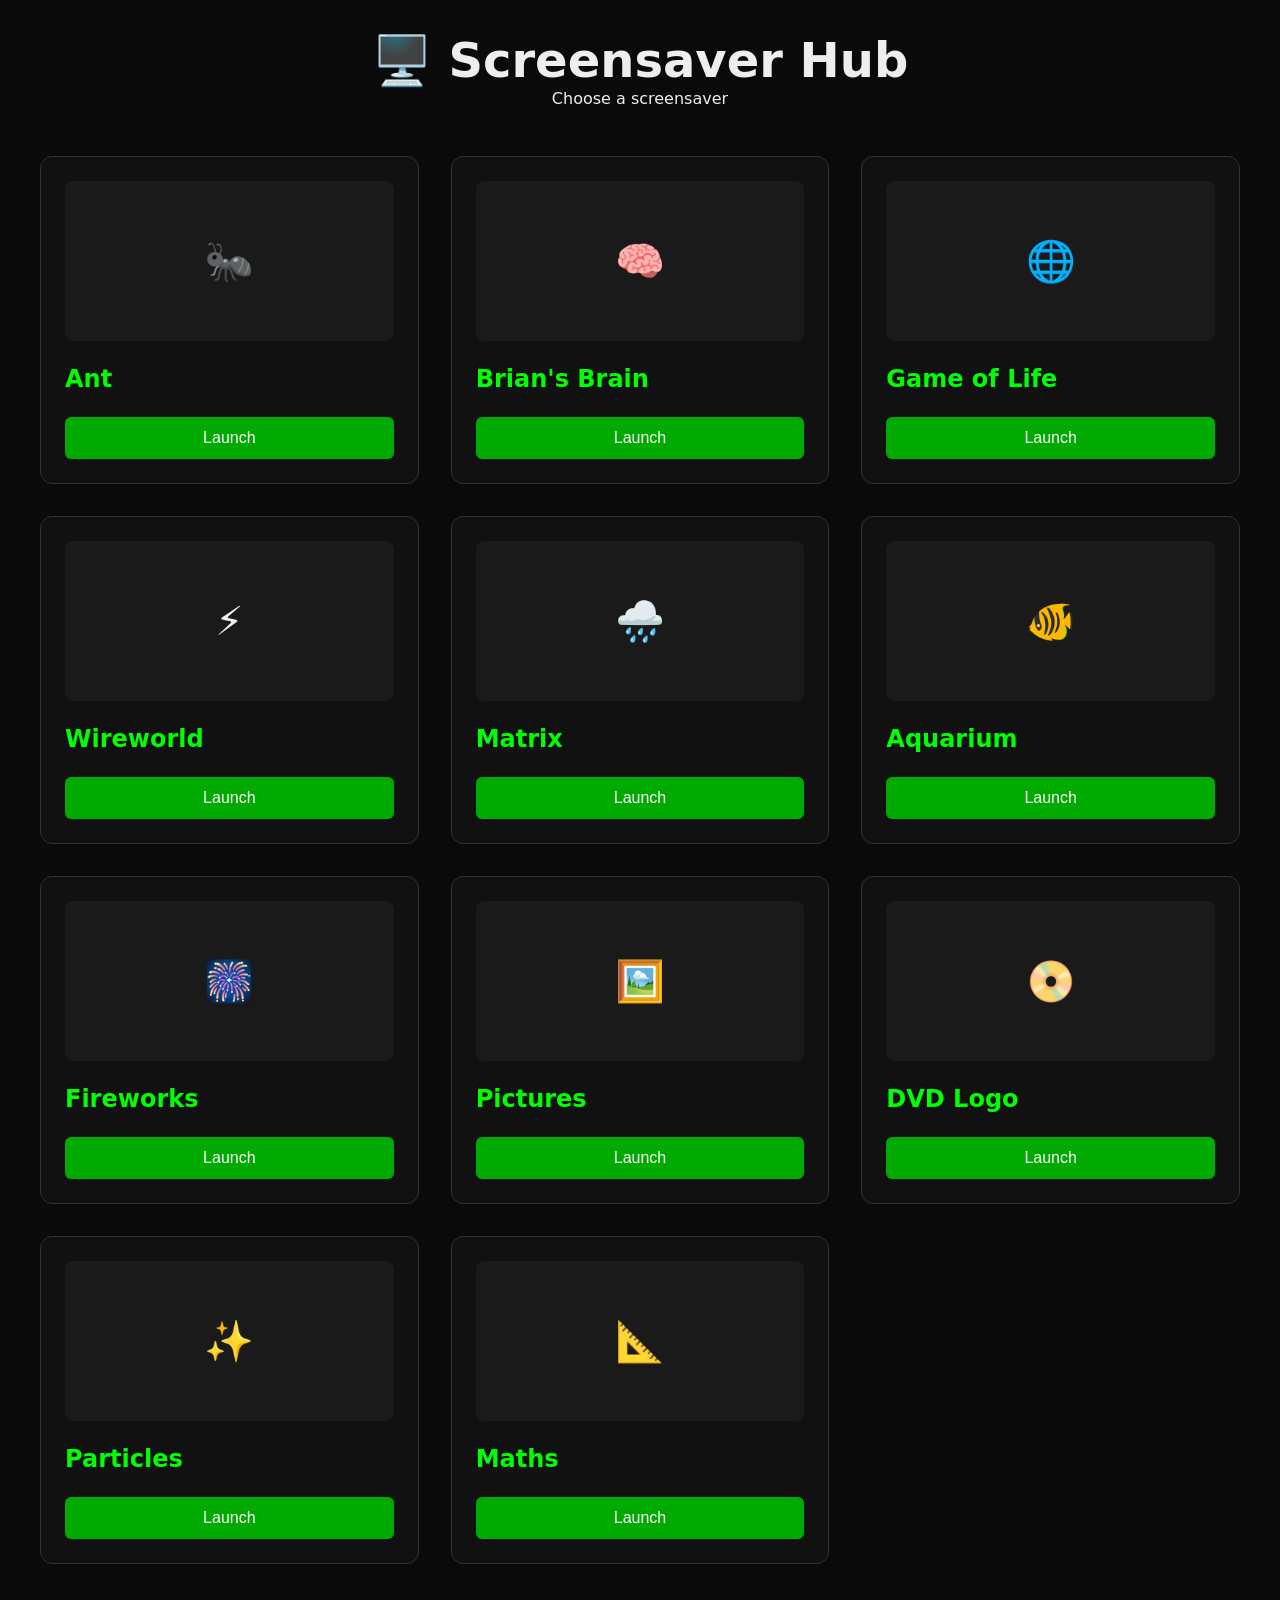
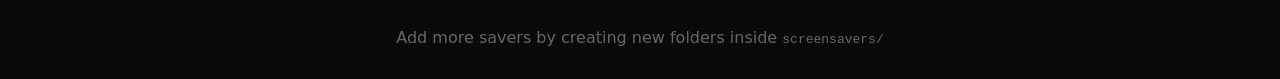
<file: index.html>
<!DOCTYPE html>
<html lang="en">
<head>
  <meta charset="UTF-8">
  <meta name="viewport" content="width=device-width, initial-scale=1.0">
  <title>Screensaver Hub</title>
  <link rel="stylesheet" href="style.css">
  <style>
    /* Fallback styling in case style.css doesn't define these */
    .preview { display: flex; align-items: center; justify-content: center; font-size: 2.5rem; }
    .preview img { width: 480px; height: 150px; object-fit: contain; }
    .preview .emoji-fallback { display: none; }
  </style>
</head>
<body>
  <header>
    <h1>🖥️ Screensaver Hub</h1>
    <p>Choose a screensaver</p>
  </header>
  <main class="grid">
    <div class="card" onclick="launch('screensavers/ant/')" data-folder="ant"><div class="preview" data-emoji="🐜"></div><h2>Ant</h2><button>Launch</button></div>
    <div class="card" onclick="launch('screensavers/brians brain/')" data-folder="brians brain"><div class="preview" data-emoji="🧠"></div><h2>Brian's Brain</h2><button>Launch</button></div>
    <div class="card" onclick="launch('screensavers/game of life/')" data-folder="game of life"><div class="preview" data-emoji="🌐"></div><h2>Game of Life</h2><button>Launch</button></div>
    <div class="card" onclick="launch('screensavers/wireworld/')" data-folder="wireworld"><div class="preview" data-emoji="⚡"></div><h2>Wireworld</h2><button>Launch</button></div>
    <div class="card" onclick="launch('screensavers/matrix/')" data-folder="matrix"><div class="preview" data-emoji="🌧️"></div><h2>Matrix</h2><button>Launch</button></div>
    <div class="card" onclick="launch('screensavers/aquarium/')" data-folder="aquarium"><div class="preview" data-emoji="🐠"></div><h2>Aquarium</h2><button>Launch</button></div>
    <div class="card" onclick="launch('screensavers/fireworks/')" data-folder="fireworks"><div class="preview" data-emoji="🎆"></div><h2>Fireworks</h2><button>Launch</button></div>
    <div class="card" onclick="launch('screensavers/pictures/')" data-folder="pictures"><div class="preview" data-emoji="🖼️"></div><h2>Pictures</h2><button>Launch</button></div>
    <div class="card" onclick="launch('screensavers/dvd/')" data-folder="dvd"><div class="preview" data-emoji="📀"></div><h2>DVD Logo</h2><button>Launch</button></div>
    <div class="card" onclick="launch('screensavers/particles/')" data-folder="particles"><div class="preview" data-emoji="✨"></div><h2>Particles</h2><button>Launch</button></div>
    <div class="card" onclick="launch('screensavers/maths/')" data-folder="maths"><div class="preview" data-emoji="📐"></div><h2>Maths</h2><button>Launch</button></div>
  </main>
  <footer>
    <p>Add more savers by creating new folders inside <code>screensavers/</code></p>
  </footer>
  <script>
    function launch(path) {
      window.open(path, '_blank');
    }

    // Base URL for fetching icons from the repo (raw GitHub content)
    const ICON_BASE = 'https://raw.githubusercontent.com/kay-who-codes/Screensaver-Hub/refs/heads/main/screensavers/';
    const ICON_PATH = 'Assets/Icon.svg';

    async function loadIcons() {
      const previews = document.querySelectorAll('.preview[data-folder], .preview');
      const cards = document.querySelectorAll('.card[data-folder]');

      for (const card of cards) {
        const folder = card.getAttribute('data-folder');
        const previewEl = card.querySelector('.preview');
        const emoji = previewEl.getAttribute('data-emoji') || '';
        const url = ICON_BASE + encodeURIComponent(folder).replace(/%20/g, '%20') + '/' + ICON_PATH;

        try {
          // Verify the SVG actually exists / loads before swapping in
          const response = await fetch(url);
          if (!response.ok) throw new Error('Icon not found: ' + url);
          const svgText = await response.text();

          // Basic sanity check that we actually got SVG content
          if (!svgText.trim().startsWith('<svg') && !svgText.includes('<svg')) {
            throw new Error('Response was not valid SVG for ' + folder);
          }

          const blob = new Blob([svgText], { type: 'image/svg+xml' });
          const objectUrl = URL.createObjectURL(blob);

          const img = document.createElement('img');
          img.src = objectUrl;
          img.alt = folder + ' icon';
          img.loading = 'lazy';

          previewEl.innerHTML = '';
          previewEl.appendChild(img);
        } catch (err) {
          // Fall back to the emoji if the icon can't be fetched
          console.warn('Falling back to emoji for "' + folder + '":', err);
          previewEl.textContent = emoji;
        }
      }
    }

    document.addEventListener('DOMContentLoaded', loadIcons);
  </script>
</body>
</html>
</file>
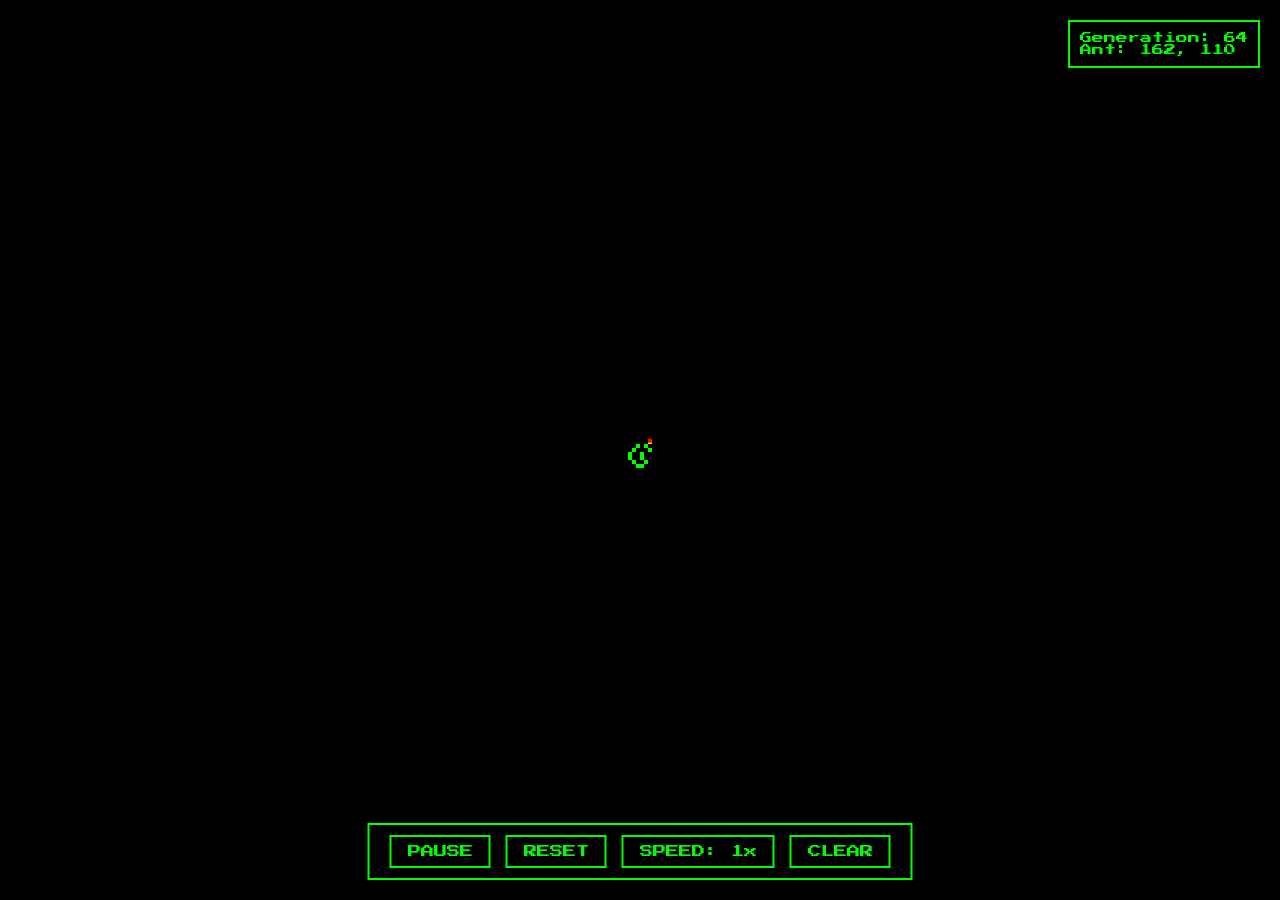
<file: screensavers/ant/index.html>
<!DOCTYPE html>
<html lang="en">
<head>
    <meta charset="UTF-8">
    <meta name="viewport" content="width=device-width, initial-scale=1.0">
    <title>Langton's Ant Screensaver</title>
    <style>
        @import url('https://fonts.googleapis.com/css2?family=Press+Start+2P&display=swap');
        
        body {
            margin: 0;
            padding: 0;
            overflow: hidden;
            background: #000;
            color: #0f0;
            font-family: 'Press Start 2P', monospace;
            height: 100vh;
            display: flex;
            align-items: center;
            justify-content: center;
            position: relative;
        }
        
        canvas {
            image-rendering: pixelated;
            box-shadow: 0 0 30px #0f0;
        }
        
        .overlay {
            position: absolute;
            top: 20px;
            left: 20px;
            background: rgba(0, 0, 0, 0.7);
            padding: 15px;
            border: 2px solid #0f0;
            max-width: 280px;
            display: none;
            z-index: 10;
        }
        
        .controls {
            position: absolute;
            bottom: 20px;
            left: 50%;
            transform: translateX(-50%);
            background: rgba(0, 0, 0, 0.8);
            padding: 10px 20px;
            border: 2px solid #0f0;
            display: flex;
            gap: 15px;
            z-index: 10;
            font-size: 12px;
        }
        
        button {
            background: #000;
            color: #0f0;
            border: 2px solid #0f0;
            padding: 8px 16px;
            font-family: 'Press Start 2P', monospace;
            cursor: pointer;
            transition: all 0.2s;
        }
        
        button:hover {
            background: #0f0;
            color: #000;
        }
        
        .info {
            position: absolute;
            top: 20px;
            right: 20px;
            background: rgba(0, 0, 0, 0.7);
            padding: 10px;
            border: 2px solid #0f0;
            font-size: 12px;
            z-index: 10;
        }
        
        h1 {
            margin: 0 0 10px 0;
            font-size: 18px;
            text-shadow: 0 0 10px #0f0;
        }
    </style>
</head>
<body>
    <canvas id="canvas"></canvas>
    
    <div class="overlay" id="overlay">
        <h1>LANGTON'S ANT</h1>
        <p>Classic cellular automaton</p>
        <ul style="margin: 10px 0; padding-left: 20px; font-size: 11px;">
            <li>White → Turn RIGHT, flip BLACK</li>
            <li>Black → Turn LEFT, flip WHITE</li>
        </ul>
        <p style="font-size: 11px;">After ~11,000 steps it builds a "highway"</p>
    </div>
    
    <div class="info" id="info">
        <div>Generation: <span id="gen">0</span></div>
        <div>Ant: <span id="pos">0,0</span></div>
    </div>
    
    <div class="controls" id="controls">
        <button id="pauseBtn">PAUSE</button>
        <button id="resetBtn">RESET</button>
        <button id="speedBtn">SPEED: 1x</button>
        <button id="clearBtn">CLEAR</button>
    </div>

    <script>
        const canvas = document.getElementById('canvas');
        const ctx = canvas.getContext('2d');
        
        let CELL_SIZE = 4;
        let COLS, ROWS;
        let grid = [];
        let antX, antY, antDir;
        let generation = 0;
        let isRunning = true;
        let speed = 1; // steps per frame
        let trailColor = '#00ff00';
        let bgColor = '#000000';
        let antColor = '#ffff00';
        
        const directions = [
            { dx: 0, dy: -1 }, // 0: up
            { dx: 1, dy: 0 },  // 1: right
            { dx: 0, dy: 1 },  // 2: down
            { dx: -1, dy: 0 }  // 3: left
        ];
        
        function resizeCanvas() {
            canvas.width = window.innerWidth;
            canvas.height = window.innerHeight;
            COLS = Math.floor(canvas.width / CELL_SIZE);
            ROWS = Math.floor(canvas.height / CELL_SIZE);
            initGrid();
        }
        
        function initGrid() {
            grid = [];
            for (let y = 0; y < ROWS; y++) {
                grid[y] = [];
                for (let x = 0; x < COLS; x++) {
                    grid[y][x] = 0; // 0 = white, 1 = black
                }
            }
            // Start ant in center
            antX = Math.floor(COLS / 2);
            antY = Math.floor(ROWS / 2);
            antDir = 0; // start facing up
            generation = 0;
        }
        
        function draw() {
            ctx.fillStyle = bgColor;
            ctx.fillRect(0, 0, canvas.width, canvas.height);
            
            for (let y = 0; y < ROWS; y++) {
                for (let x = 0; x < COLS; x++) {
                    if (grid[y][x] === 1) {
                        ctx.fillStyle = trailColor;
                        ctx.fillRect(x * CELL_SIZE, y * CELL_SIZE, CELL_SIZE, CELL_SIZE);
                    }
                }
            }
            
            // Draw ant
            ctx.fillStyle = antColor;
            ctx.fillRect(antX * CELL_SIZE, antY * CELL_SIZE, CELL_SIZE, CELL_SIZE);
            
            // Direction indicator
            ctx.fillStyle = '#ff0000';
            const centerX = antX * CELL_SIZE + CELL_SIZE / 2;
            const centerY = antY * CELL_SIZE + CELL_SIZE / 2;
            const dx = directions[antDir].dx * (CELL_SIZE / 3);
            const dy = directions[antDir].dy * (CELL_SIZE / 3);
            ctx.fillRect(centerX + dx - 2, centerY + dy - 2, 4, 4);
        }
        
        function step() {
            for (let s = 0; s < speed; s++) {
                if (!isRunning) break;
                
                const currentColor = grid[antY][antX];
                
                // Turn and flip
                if (currentColor === 0) {
                    // White -> turn right
                    antDir = (antDir + 1) % 4;
                    grid[antY][antX] = 1;
                } else {
                    // Black -> turn left
                    antDir = (antDir + 3) % 4;
                    grid[antY][antX] = 0;
                }
                
                // Move forward
                antX += directions[antDir].dx;
                antY += directions[antDir].dy;
                
                // Wrap around (toroidal)
                if (antX < 0) antX = COLS - 1;
                if (antX >= COLS) antX = 0;
                if (antY < 0) antY = ROWS - 1;
                if (antY >= ROWS) antY = 0;
                
                generation++;
            }
        }
        
        function animate() {
            step();
            draw();
            
            // Update info
            document.getElementById('gen').textContent = generation.toLocaleString();
            document.getElementById('pos').textContent = `${antX}, ${antY}`;
            
            requestAnimationFrame(animate);
        }
        
        function togglePause() {
            isRunning = !isRunning;
            const btn = document.getElementById('pauseBtn');
            btn.textContent = isRunning ? 'PAUSE' : 'RESUME';
        }
        
        function setupControls() {
            document.getElementById('pauseBtn').addEventListener('click', togglePause);
            
            document.getElementById('resetBtn').addEventListener('click', () => {
                initGrid();
            });
            
            document.getElementById('clearBtn').addEventListener('click', () => {
                for (let y = 0; y < ROWS; y++) {
                    for (let x = 0; x < COLS; x++) {
                        grid[y][x] = 0;
                    }
                }
            });
            
            const speedBtn = document.getElementById('speedBtn');
            speedBtn.addEventListener('click', () => {
                speed = speed === 1 ? 4 : speed === 4 ? 16 : 1;
                speedBtn.textContent = `SPEED: ${speed === 1 ? '1x' : speed === 4 ? '4x' : '16x'}`;
            });
            
            // Keyboard controls
            document.addEventListener('keydown', (e) => {
                if (e.key === ' ' || e.key === 'p' || e.key === 'P') {
                    e.preventDefault();
                    togglePause();
                } else if (e.key === 'r' || e.key === 'R') {
                    initGrid();
                } else if (e.key === 'c' || e.key === 'C') {
                    for (let y = 0; y < ROWS; y++) {
                        for (let x = 0; x < COLS; x++) grid[y][x] = 0;
                    }
                } else if (e.key === '+' || e.key === '=') {
                    CELL_SIZE = Math.min(8, CELL_SIZE + 1);
                    resizeCanvas();
                } else if (e.key === '-') {
                    CELL_SIZE = Math.max(2, CELL_SIZE - 1);
                    resizeCanvas();
                }
            });
            
            // Click on canvas to pause/resume
            canvas.addEventListener('click', togglePause);
            
            // Double click to reset
            canvas.addEventListener('dblclick', () => {
                initGrid();
            });
            
            // Show overlay on mouse move
            let overlayTimeout;
            const overlay = document.getElementById('overlay');
            document.addEventListener('mousemove', () => {
                overlay.style.display = 'block';
                clearTimeout(overlayTimeout);
                overlayTimeout = setTimeout(() => {
                    overlay.style.display = 'none';
                }, 4000);
            });
        }
        
        // Initialize
        window.onload = () => {
            resizeCanvas();
            setupControls();
            animate();
            
            // Hide overlay after 5 seconds initially
            setTimeout(() => {
                document.getElementById('overlay').style.display = 'none';
            }, 5000);
            
            console.log('%cLangton\'s Ant Screensaver loaded. Press SPACE to pause.', 'color: lime; font-family: monospace');
        };
        
        // Handle window resize
        window.addEventListener('resize', () => {
            resizeCanvas();
        });
    </script>
</body>
</html>
</file>
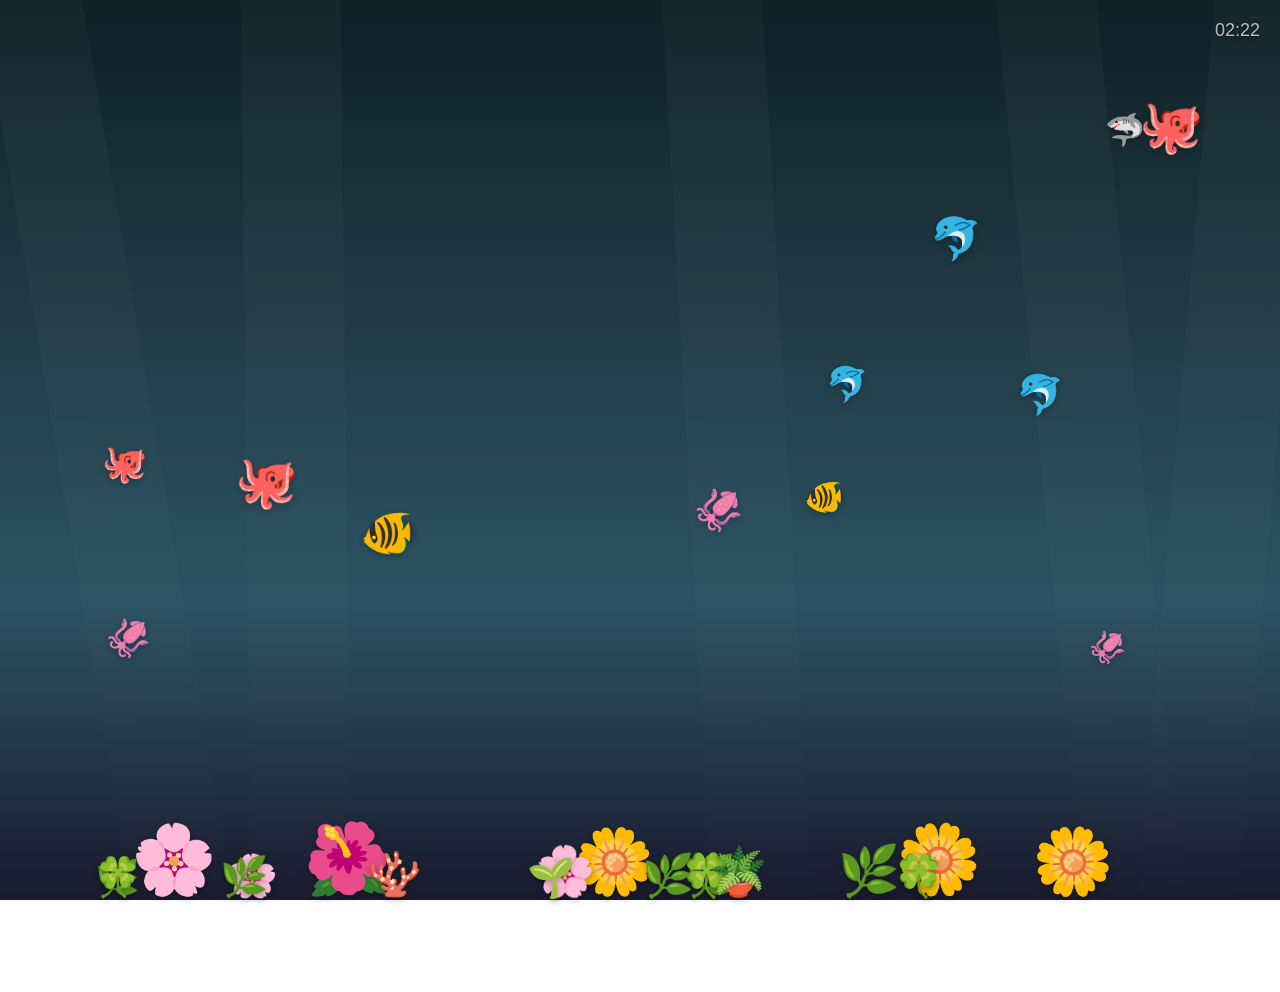
<file: screensavers/aquarium/index.html>
<!DOCTYPE html>
<html lang="en">
<head>
    <meta charset="UTF-8">
    <meta name="viewport" content="width=device-width, initial-scale=1.0">
    <title>🐠 Aquarium Screensaver</title>
    <style>
        * {
            margin: 0;
            padding: 0;
            box-sizing: border-box;
        }

        body {
            overflow: hidden;
            font-family: Arial, sans-serif;
        }

        #aquarium {
            width: 100vw;
            height: 100vh;
            position: relative;
            transition: background 3s ease;
        }

        /* Time indicator */
        .time-display {
            position: absolute;
            top: 20px;
            right: 20px;
            color: rgba(255, 255, 255, 0.7);
            font-size: 18px;
            text-shadow: 0 2px 4px rgba(0, 0, 0, 0.5);
            z-index: 1000;
        }

        /* Creatures */
        .creature {
            position: absolute;
            font-size: 40px;
            animation-timing-function: ease-in-out;
            filter: drop-shadow(0 2px 3px rgba(0, 0, 0, 0.3));
        }

        .fish {
            animation: swim 15s infinite;
        }

        .coral {
            animation: sway 4s ease-in-out infinite;
            transform-origin: bottom center;
        }

        .plant {
            animation: wave 3s ease-in-out infinite;
            transform-origin: bottom center;
        }

        .bubble {
            animation: rise 8s infinite;
            font-size: 20px;
            opacity: 0.6;
        }

        /* Animations */
        @keyframes swim {
            0%, 100% {
                transform: translateX(-100px) translateY(0) scaleX(1);
            }
            25% {
                transform: translateX(calc(100vw + 100px)) translateY(-50px) scaleX(-1);
            }
            50% {
                transform: translateX(calc(100vw + 100px)) translateY(50px) scaleX(-1);
            }
            75% {
                transform: translateX(-100px) translateY(-30px) scaleX(1);
            }
        }

        @keyframes sway {
            0%, 100% {
                transform: rotate(-3deg);
            }
            50% {
                transform: rotate(3deg);
            }
        }

        @keyframes wave {
            0%, 100% {
                transform: rotate(-5deg);
            }
            50% {
                transform: rotate(5deg);
            }
        }

        @keyframes rise {
            0% {
                transform: translateY(100vh);
                opacity: 0;
            }
            10% {
                opacity: 0.6;
            }
            90% {
                opacity: 0.6;
            }
            100% {
                transform: translateY(-100px);
                opacity: 0;
            }
        }

        /* Light rays */
        .light-ray {
            position: absolute;
            top: -10%;
            width: 100px;
            height: 120%;
            background: linear-gradient(to bottom, 
                rgba(255, 255, 255, 0.1) 0%, 
                rgba(255, 255, 255, 0.05) 50%, 
                rgba(255, 255, 255, 0) 100%);
            opacity: 0.3;
            animation: shimmer 8s ease-in-out infinite;
        }

        @keyframes shimmer {
            0%, 100% {
                opacity: 0.2;
            }
            50% {
                opacity: 0.4;
            }
        }
    </style>
</head>
<body>
    <div id="aquarium">
        <div class="time-display" id="timeDisplay"></div>
    </div>

    <script>
        const aquarium = document.getElementById('aquarium');
        const timeDisplay = document.getElementById('timeDisplay');

        // Emoji collections
        const fish = ['🐠', '🐟', '🐡', '🐬', '🦈', '🐋', '🦑', '🐙'];
        const corals = ['🪸', '🌺', '🌸', '🌼'];
        const plants = ['🌿', '🍀', '🌱', '🪴'];
        const bubbles = ['○', '◯', '⭕'];

        // Time-based color schemes
        const timeSchemes = {
            dawn: {
                start: 5,
                end: 7,
                gradient: 'linear-gradient(to bottom, #ff9a56, #ff6b9d, #4facfe, #00559e)'
            },
            morning: {
                start: 7,
                end: 11,
                gradient: 'linear-gradient(to bottom, #56ccf2, #2f80ed, #1e3a8a, #0a2463)'
            },
            noon: {
                start: 11,
                end: 16,
                gradient: 'linear-gradient(to bottom, #00d4ff, #0099cc, #006699, #003d5c)'
            },
            afternoon: {
                start: 16,
                end: 18,
                gradient: 'linear-gradient(to bottom, #ffd89b, #19547b, #1e3a5f, #0f2537)'
            },
            dusk: {
                start: 18,
                end: 20,
                gradient: 'linear-gradient(to bottom, #ff6b6b, #4e54c8, #2c3e50, #1a252f)'
            },
            night: {
                start: 20,
                end: 5,
                gradient: 'linear-gradient(to bottom, #0f2027, #203a43, #2c5364, #1a1a2e)'
            }
        };

        // Get current time scheme
        function getTimeScheme() {
            const hour = new Date().getHours();
            
            for (let scheme in timeSchemes) {
                const { start, end } = timeSchemes[scheme];
                if (start < end) {
                    if (hour >= start && hour < end) return timeSchemes[scheme];
                } else {
                    if (hour >= start || hour < end) return timeSchemes[scheme];
                }
            }
            return timeSchemes.noon;
        }

        // Update aquarium lighting
        function updateLighting() {
            const scheme = getTimeScheme();
            aquarium.style.background = scheme.gradient;
            
            const now = new Date();
            const hours = now.getHours().toString().padStart(2, '0');
            const minutes = now.getMinutes().toString().padStart(2, '0');
            timeDisplay.textContent = `${hours}:${minutes}`;
        }

        // Create light rays
        function createLightRays() {
            for (let i = 0; i < 5; i++) {
                const ray = document.createElement('div');
                ray.className = 'light-ray';
                ray.style.left = `${Math.random() * 100}%`;
                ray.style.animationDelay = `${Math.random() * 3}s`;
                ray.style.transform = `rotate(${Math.random() * 20 - 10}deg)`;
                aquarium.appendChild(ray);
            }
        }

        // Create fish
        function createFish(count) {
            for (let i = 0; i < count; i++) {
                const fishEl = document.createElement('div');
                fishEl.className = 'creature fish';
                fishEl.textContent = fish[Math.floor(Math.random() * fish.length)];
                fishEl.style.top = `${Math.random() * 70 + 10}%`;
                fishEl.style.left = `${Math.random() * 100}%`;
                fishEl.style.fontSize = `${Math.random() * 30 + 30}px`;
                fishEl.style.animationDuration = `${Math.random() * 10 + 15}s`;
                fishEl.style.animationDelay = `${Math.random() * 5}s`;
                aquarium.appendChild(fishEl);
            }
        }

        // Create corals
        function createCorals(count) {
            for (let i = 0; i < count; i++) {
                const coralEl = document.createElement('div');
                coralEl.className = 'creature coral';
                coralEl.textContent = corals[Math.floor(Math.random() * corals.length)];
                coralEl.style.bottom = '0';
                coralEl.style.left = `${Math.random() * 100}%`;
                coralEl.style.fontSize = `${Math.random() * 30 + 40}px`;
                coralEl.style.animationDuration = `${Math.random() * 2 + 3}s`;
                coralEl.style.animationDelay = `${Math.random() * 2}s`;
                aquarium.appendChild(coralEl);
            }
        }

        // Create plants
        function createPlants(count) {
            for (let i = 0; i < count; i++) {
                const plantEl = document.createElement('div');
                plantEl.className = 'creature plant';
                plantEl.textContent = plants[Math.floor(Math.random() * plants.length)];
                plantEl.style.bottom = '0';
                plantEl.style.left = `${Math.random() * 100}%`;
                plantEl.style.fontSize = `${Math.random() * 20 + 35}px`;
                plantEl.style.animationDuration = `${Math.random() * 2 + 2}s`;
                plantEl.style.animationDelay = `${Math.random() * 2}s`;
                aquarium.appendChild(plantEl);
            }
        }

        // Create bubbles
        function createBubble() {
            const bubbleEl = document.createElement('div');
            bubbleEl.className = 'creature bubble';
            bubbleEl.textContent = bubbles[Math.floor(Math.random() * bubbles.length)];
            bubbleEl.style.left = `${Math.random() * 100}%`;
            bubbleEl.style.fontSize = `${Math.random() * 15 + 15}px`;
            bubbleEl.style.animationDuration = `${Math.random() * 5 + 6}s`;
            aquarium.appendChild(bubbleEl);

            setTimeout(() => bubbleEl.remove(), 9000);
        }

        // Initialize
        createLightRays();
        createFish(12);
        createCorals(8);
        createPlants(10);

        // Create bubbles periodically
        setInterval(createBubble, 2000);

        // Update lighting
        updateLighting();
        setInterval(updateLighting, 60000); // Update every minute
    </script>
</body>
</html>
</file>
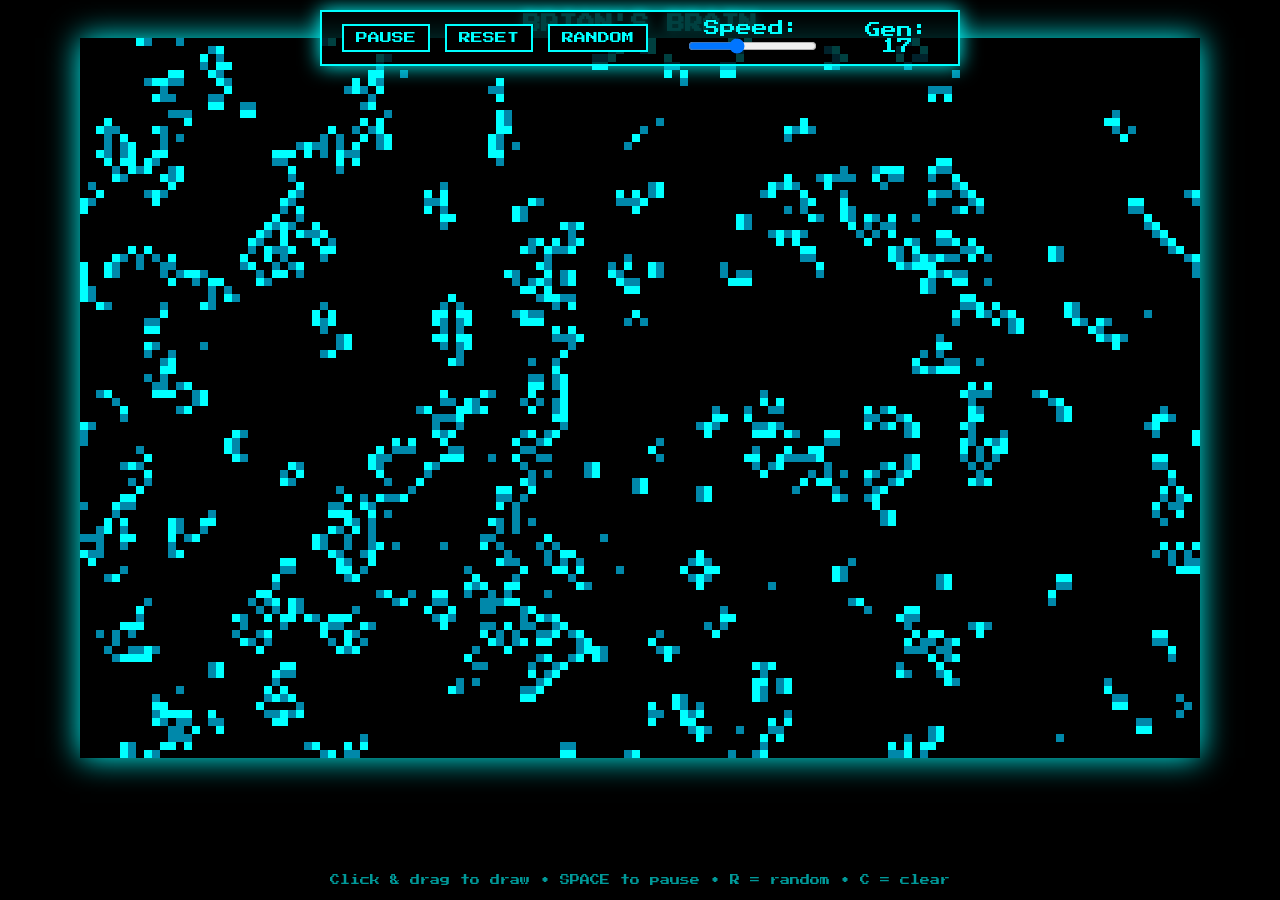
<file: screensavers/brians brain/index.html>
<!DOCTYPE html>
<html lang="en">
<head>
    <meta charset="UTF-8">
    <meta name="viewport" content="width=device-width, initial-scale=1.0">
    <title>Brian's Brain Screensaver</title>
    <style>
        @import url('https://fonts.googleapis.com/css2?family=Press+Start+2P&display=swap');
        
        body {
            margin: 0;
            padding: 0;
            overflow: hidden;
            background: #000;
            color: #0ff;
            font-family: 'Press Start 2P', monospace;
            text-align: center;
        }
        
        canvas {
            display: block;
            margin: 0 auto;
            image-rendering: pixelated;
            box-shadow: 0 0 30px #0ff;
        }
        
        .controls {
            position: absolute;
            top: 10px;
            left: 50%;
            transform: translateX(-50%);
            background: rgba(0, 0, 0, 0.75);
            padding: 8px 20px;
            border: 2px solid #0ff;
            display: flex;
            gap: 15px;
            align-items: center;
            z-index: 100;
            box-shadow: 0 0 20px #0ff;
        }
        
        button {
            background: #000;
            color: #0ff;
            border: 2px solid #0ff;
            padding: 6px 12px;
            font-family: 'Press Start 2P', monospace;
            font-size: 12px;
            cursor: pointer;
        }
        
        button:hover {
            background: #0ff;
            color: #000;
        }
        
        .info {
            position: absolute;
            bottom: 15px;
            left: 50%;
            transform: translateX(-50%);
            font-size: 10px;
            opacity: 0.6;
            z-index: 100;
        }
        
        h1 {
            margin: 15px 0 5px 0;
            font-size: 18px;
            text-shadow: 0 0 10px #0ff;
        }
    </style>
</head>
<body>
    <h1>BRIAN'S BRAIN</h1>
    
    <div class="controls">
        <button id="playPause">PAUSE</button>
        <button id="reset">RESET</button>
        <button id="random">RANDOM</button>
        <label>
            Speed: 
            <input type="range" id="speed" min="1" max="20" value="8">
        </label>
        <span id="generation">Gen: 0</span>
    </div>

    <canvas id="canvas"></canvas>

    <div class="info">
        Click &amp; drag to draw • SPACE to pause • R = random • C = clear
    </div>

    <script>
        const canvas = document.getElementById('canvas');
        const ctx = canvas.getContext('2d');
        
        let WIDTH = 140;
        let HEIGHT = 90;
        let CELL_SIZE = 7;
        
        let grid = [];
        let nextGrid = [];
        let generation = 0;
        let isRunning = true;
        let interval = null;
        let speed = 60; // milliseconds per generation
        
        const colors = {
            0: '#000000',   // Off
            1: '#00ffff',   // On (bright cyan)
            2: '#0088aa'    // Dying
        };
        
        function initGrids() {
            grid = Array(HEIGHT).fill().map(() => Array(WIDTH).fill(0));
            nextGrid = Array(HEIGHT).fill().map(() => Array(WIDTH).fill(0));
        }
        
        function resizeCanvas() {
            const maxW = window.innerWidth - 40;
            const maxH = window.innerHeight - 140;
            CELL_SIZE = Math.max(4, Math.floor(Math.min(maxW / WIDTH, maxH / HEIGHT)));
            canvas.width = WIDTH * CELL_SIZE;
            canvas.height = HEIGHT * CELL_SIZE;
        }
        
        function getNeighbors(x, y) {
            let count = 0;
            for (let dy = -1; dy <= 1; dy++) {
                for (let dx = -1; dx <= 1; dx++) {
                    if (dx === 0 && dy === 0) continue;
                    const nx = (x + dx + WIDTH) % WIDTH;
                    const ny = (y + dy + HEIGHT) % HEIGHT;
                    if (grid[ny][nx] === 1) count++;
                }
            }
            return count;
        }
        
        function update() {
            for (let y = 0; y < HEIGHT; y++) {
                for (let x = 0; x < WIDTH; x++) {
                    const state = grid[y][x];
                    if (state === 1) {
                        nextGrid[y][x] = 2;
                    } else if (state === 2) {
                        nextGrid[y][x] = 0;
                    } else {
                        const n = getNeighbors(x, y);
                        nextGrid[y][x] = (n === 2) ? 1 : 0;
                    }
                }
            }
            [grid, nextGrid] = [nextGrid, grid];
            generation++;
            document.getElementById('generation').textContent = `Gen: ${generation}`;
        }
        
        function draw() {
            ctx.fillStyle = '#000';
            ctx.fillRect(0, 0, canvas.width, canvas.height);
            
            for (let y = 0; y < HEIGHT; y++) {
                for (let x = 0; x < WIDTH; x++) {
                    const state = grid[y][x];
                    if (state !== 0) {
                        ctx.fillStyle = colors[state];
                        ctx.fillRect(x * CELL_SIZE, y * CELL_SIZE, CELL_SIZE, CELL_SIZE);
                    }
                }
            }
        }
        
        function gameLoop() {
            if (!isRunning) return;
            update();
            draw();
        }
        
        function start() {
            if (interval) clearInterval(interval);
            interval = setInterval(gameLoop, speed);
        }
        
        function togglePause() {
            isRunning = !isRunning;
            document.getElementById('playPause').textContent = isRunning ? 'PAUSE' : 'PLAY';
            if (isRunning) start();
            else clearInterval(interval);
        }
        
        function resetGrid() {
            initGrids();
            generation = 0;
            document.getElementById('generation').textContent = 'Gen: 0';
            draw();
        }
        
        function randomize() {
            initGrids();
            for (let y = 0; y < HEIGHT; y++) {
                for (let x = 0; x < WIDTH; x++) {
                    if (Math.random() < 0.18) grid[y][x] = 1;
                }
            }
            generation = 0;
            document.getElementById('generation').textContent = 'Gen: 0';
            draw();
        }
        
        // Mouse drawing
        let isDrawing = false;
        function paint(e) {
            const rect = canvas.getBoundingClientRect();
            const x = Math.floor((e.clientX - rect.left) / CELL_SIZE);
            const y = Math.floor((e.clientY - rect.top) / CELL_SIZE);
            if (x >= 0 && x < WIDTH && y >= 0 && y < HEIGHT) {
                grid[y][x] = 1;
                draw();
            }
        }
        
        canvas.addEventListener('mousedown', e => { isDrawing = true; paint(e); });
        canvas.addEventListener('mousemove', e => { if (isDrawing) paint(e); });
        canvas.addEventListener('mouseup', () => isDrawing = false);
        canvas.addEventListener('mouseleave', () => isDrawing = false);
        
        // Controls
        document.getElementById('playPause').addEventListener('click', togglePause);
        document.getElementById('reset').addEventListener('click', resetGrid);
        document.getElementById('random').addEventListener('click', randomize);
        
        document.getElementById('speed').addEventListener('input', function() {
            speed = 120 - (this.value * 5);
            if (isRunning) {
                clearInterval(interval);
                start();
            }
        });
        
        document.addEventListener('keydown', e => {
            if (e.key === ' ' || e.key === 'Spacebar') { e.preventDefault(); togglePause(); }
            else if (e.key.toLowerCase() === 'r') randomize();
            else if (e.key.toLowerCase() === 'c') resetGrid();
        });
        
        // Init
        function init() {
            initGrids();
            resizeCanvas();
            randomize();
            draw();
            start();
        }
        
        window.addEventListener('resize', () => {
            resizeCanvas();
            draw();
        });
        
        init();
    </script>
</body>
</html>
</file>
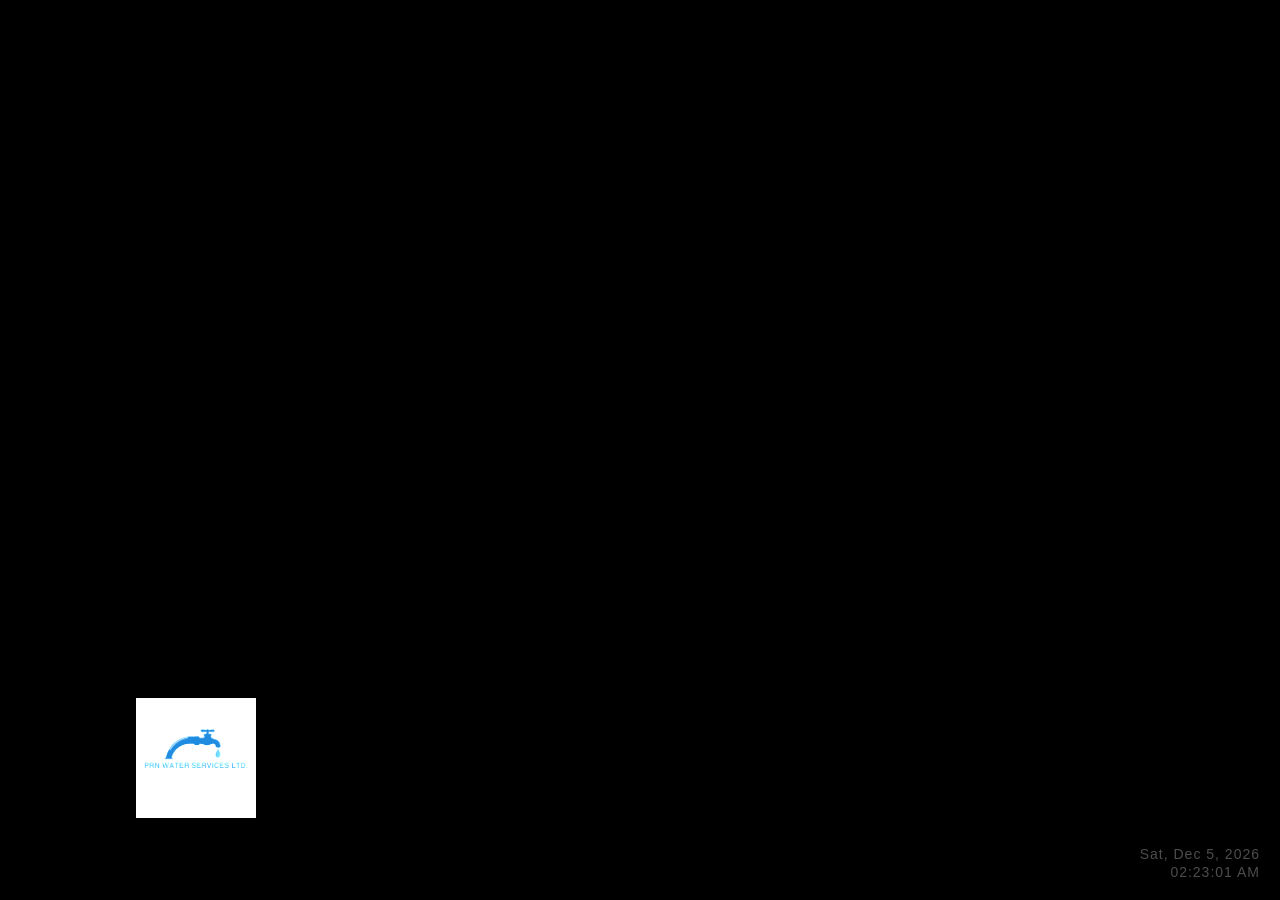
<file: screensavers/dvd/index.html>
<!DOCTYPE html>
<html lang="en">
<head>
    <meta charset="UTF-8">
    <meta name="viewport" content="width=device-width, initial-scale=1.0">
    <title>DVD Screensaver</title>
    <style>
        :root {
            --primary-accent: #4CAF50;
            --secondary-color: #ff4081;
            --background: #131313;
            --text-color: #FFFFFF;
        }

        * {
            margin: 0;
            padding: 0;
            box-sizing: border-box;
        }

        html, body {
            height: 100%;
            overflow: hidden;
        }

        body {
            background-color: #000000;
            font-family: Arial, sans-serif;
        }

        main {
            position: relative;
            width: 100vw;
            height: 100vh;
            background-color: #000000;
        }

        .datetime-display {
            position: fixed;
            bottom: 20px;
            right: 20px;
            color: rgba(255, 255, 255, 0.3);
            font-size: 14px;
            font-family: 'Arial';
            font-weight: 450;
            letter-spacing: 1px;
            pointer-events: none;
            user-select: none;
            z-index: 1;
				text-align: right;
        }

        .date {
            margin-bottom: 2px;
        }

        .dvd-image {
            position: absolute;
            width: 120px;
            height: auto;
            pointer-events: none;
            user-select: none;
            transition: filter 0.3s ease;
            z-index: 10;
        }

        .dvd-image img {
            width: 100%;
            height: auto;
            display: block;
        }

        /* Color variations for bouncing effect */
        .color-primary {
            filter: hue-rotate(0deg) brightness(1.2);
        }

        .color-secondary {
            filter: hue-rotate(180deg) brightness(1.1);
        }

        .color-accent {
            filter: hue-rotate(90deg) brightness(1.3);
        }

        .color-default {
            filter: brightness(1);
        }
    </style>
</head>
<body>
    <main>
        <section class="datetime-display" id="datetimeDisplay">
            <div class="date" id="dateDisplay"></div>
            <div class="time" id="timeDisplay"></div>
        </section>
        
        <section class="dvd-image" id="dvdImage">
            <img src="Assets/image.png" alt="DVD Logo">
        </section>
    </main>

    <script>
        class DVDScreensaver {
            constructor() {
                this.dvdElement = document.getElementById('dvdImage');
                this.img = this.dvdElement.querySelector('img');
                
                // Wait for image to load before starting
                this.img.addEventListener('load', () => {
                    this.init();
                });
                
                // If image is already loaded
                if (this.img.complete) {
                    this.init();
                }
            }

            init() {
                this.setupInitialPosition();
                this.setupVelocity();
                this.setupColors();
                this.startAnimation();
                this.handleResize();
            }

            setupInitialPosition() {
                // Get screen dimensions
                this.screenWidth = window.innerWidth;
                this.screenHeight = window.innerHeight;
                
                // Get image dimensions
                this.imageWidth = this.img.offsetWidth;
                this.imageHeight = this.img.offsetHeight;
                
                // Random starting position (ensuring image stays within bounds)
                this.x = Math.random() * (this.screenWidth - this.imageWidth);
                this.y = Math.random() * (this.screenHeight - this.imageHeight);
                
                this.updatePosition();
            }

            setupVelocity() {
                // Random velocity between 1-3 pixels per frame
                const speed = 1.5 + Math.random() * 1.5;
                const angle = Math.random() * Math.PI * 2;
                
                this.velocityX = Math.cos(angle) * speed;
                this.velocityY = Math.sin(angle) * speed;
            }

            setupColors() {
                this.colors = ['color-default', 'color-primary', 'color-secondary', 'color-accent'];
                this.currentColorIndex = 0;
            }

            updatePosition() {
                this.dvdElement.style.left = this.x + 'px';
                this.dvdElement.style.top = this.y + 'px';
            }

            changeColor() {
                // Remove current color class
                this.dvdElement.className = 'dvd-image';
                
                // Add new color class
                this.currentColorIndex = (this.currentColorIndex + 1) % this.colors.length;
                this.dvdElement.classList.add(this.colors[this.currentColorIndex]);
            }

            checkBoundaries() {
                let bounced = false;

                // Check left and right boundaries
                if (this.x <= 0 || this.x >= this.screenWidth - this.imageWidth) {
                    this.velocityX = -this.velocityX;
                    this.x = Math.max(0, Math.min(this.x, this.screenWidth - this.imageWidth));
                    bounced = true;
                }

                // Check top and bottom boundaries
                if (this.y <= 0 || this.y >= this.screenHeight - this.imageHeight) {
                    this.velocityY = -this.velocityY;
                    this.y = Math.max(0, Math.min(this.y, this.screenHeight - this.imageHeight));
                    bounced = true;
                }

                // Change color when bouncing
                if (bounced) {
                    this.changeColor();
                }
            }

            animate() {
                // Update position
                this.x += this.velocityX;
                this.y += this.velocityY;

                // Check for boundary collisions
                this.checkBoundaries();

                // Update DOM position
                this.updatePosition();

                // Continue animation
                requestAnimationFrame(() => this.animate());
            }

            startAnimation() {
                this.animate();
            }

            handleResize() {
                window.addEventListener('resize', () => {
                    this.screenWidth = window.innerWidth;
                    this.screenHeight = window.innerHeight;
                    
                    // Ensure image stays within new boundaries
                    this.x = Math.min(this.x, this.screenWidth - this.imageWidth);
                    this.y = Math.min(this.y, this.screenHeight - this.imageHeight);
                    
                    this.updatePosition();
                });
            }
        }

        class DateTimeDisplay {
            constructor() {
                this.dateElement = document.getElementById('dateDisplay');
                this.timeElement = document.getElementById('timeDisplay');
                this.updateDateTime();
                this.startClock();
            }

            updateDateTime() {
                const now = new Date();
                
                // Format date (e.g., "Fri, May 23, 2025")
                const dateOptions = { 
                    weekday: 'short', 
                    year: 'numeric', 
                    month: 'short', 
                    day: 'numeric' 
                };
                const formattedDate = now.toLocaleDateString('en-US', dateOptions);
                
                // Format time (e.g., "10:30:45 PM")
                const timeOptions = { 
                    hour: '2-digit', 
                    minute: '2-digit', 
                    second: '2-digit',
                    hour12: true
                };
                const formattedTime = now.toLocaleTimeString('en-US', timeOptions);
                
                this.dateElement.textContent = formattedDate;
                this.timeElement.textContent = formattedTime;
            }

            startClock() {
                // Update every second
                setInterval(() => {
                    this.updateDateTime();
                }, 1000);
            }
        }

        // Initialize both components when the page loads
        document.addEventListener('DOMContentLoaded', () => {
            new DVDScreensaver();
            new DateTimeDisplay();
        });
    </script>
</body>
</html>
</file>
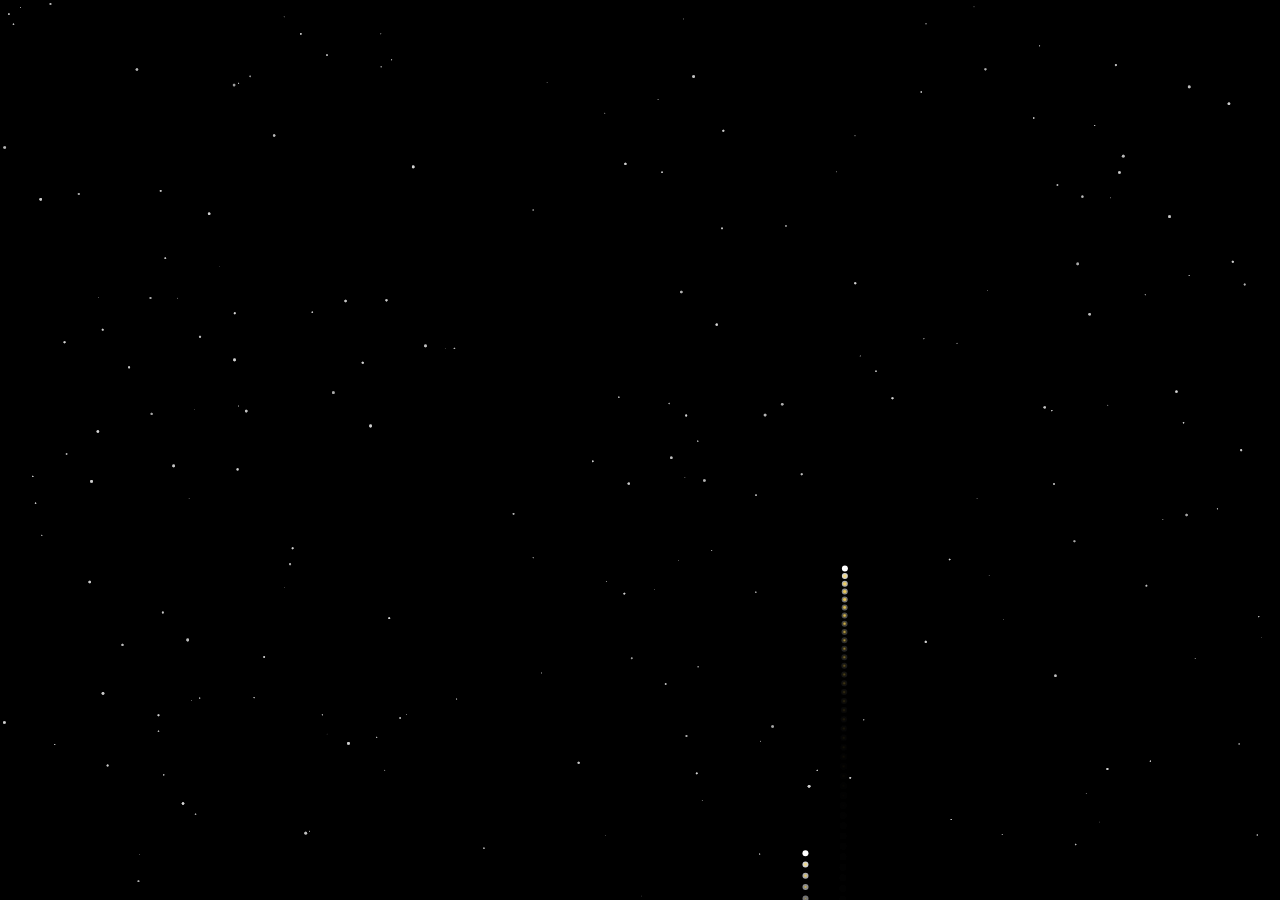
<file: screensavers/fireworks/index.html>
<!DOCTYPE html>
<html lang="en">
<head>
<meta charset="UTF-8">
<meta name="viewport" content="width=device-width, initial-scale=1.0">
<title>Fireworks</title>
<style>
  * { margin: 0; padding: 0; box-sizing: border-box; }

  body {
    background: #000;
    overflow: hidden;
    width: 100vw;
    height: 100vh;
    font-family: 'Georgia', serif;
    cursor: none;
  }

  canvas {
    display: block;
  }

  #ui {
    position: fixed;
    bottom: 32px;
    left: 50%;
    transform: translateX(-50%);
    display: flex;
    gap: 14px;
    align-items: center;
    z-index: 10;
    opacity: 0;
    transition: opacity 0.4s ease;
  }

  body:hover #ui {
    opacity: 1;
  }

  .btn {
    background: rgba(255,255,255,0.08);
    border: 1px solid rgba(255,255,255,0.18);
    color: rgba(255,255,255,0.75);
    padding: 7px 18px;
    border-radius: 30px;
    font-size: 12px;
    letter-spacing: 0.12em;
    text-transform: uppercase;
    cursor: pointer;
    transition: background 0.2s, color 0.2s;
    backdrop-filter: blur(6px);
  }

  .btn:hover {
    background: rgba(255,255,255,0.18);
    color: #fff;
  }

  .btn.active {
    background: rgba(255,255,255,0.22);
    color: #fff;
    border-color: rgba(255,255,255,0.4);
  }

  #hint {
    position: fixed;
    top: 28px;
    left: 50%;
    transform: translateX(-50%);
    color: rgba(255,255,255,0.25);
    font-size: 11px;
    letter-spacing: 0.2em;
    text-transform: uppercase;
    pointer-events: none;
    animation: fadeHint 5s forwards;
  }

  @keyframes fadeHint {
    0%   { opacity: 1; }
    60%  { opacity: 1; }
    100% { opacity: 0; }
  }
</style>
</head>
<body>

<canvas id="c"></canvas>

<div id="hint">Click anywhere · Controls appear on hover</div>

<div id="ui">
  <button class="btn active" id="btnAuto">Auto</button>
  <button class="btn" id="btnTrails">Trails: On</button>
  <button class="btn" id="btnStars">Stars: On</button>
  <button class="btn" id="btnSound">Sound: Off</button>
</div>

<script>
const canvas = document.getElementById('c');
const ctx = canvas.getContext('2d');

let W = canvas.width  = window.innerWidth;
let H = canvas.height = window.innerHeight;

window.addEventListener('resize', () => {
  W = canvas.width  = window.innerWidth;
  H = canvas.height = window.innerHeight;
});

// ---- Settings ----
let autoLaunch = true;
let trailsOn   = true;
let starsOn    = true;

// ---- Stars ----
const STAR_COUNT = 200;
const stars = Array.from({ length: STAR_COUNT }, () => ({
  x: Math.random() * 2000,
  y: Math.random() * 1200,
  r: Math.random() * 1.2 + 0.2,
  a: Math.random(),
  speed: Math.random() * 0.005 + 0.002
}));

function drawStars() {
  for (const s of stars) {
    s.a += s.speed;
    const alpha = 0.15 + 0.35 * Math.abs(Math.sin(s.a));
    ctx.beginPath();
    ctx.arc((s.x / 2000) * W, (s.y / 1200) * H, s.r, 0, Math.PI * 2);
    ctx.fillStyle = `rgba(255,255,255,${alpha})`;
    ctx.fill();
  }
}

// ---- Colour palettes ----
const PALETTES = [
  ['#ff4444','#ff8800','#ffee00'],          // fire
  ['#00cfff','#0088ff','#aa44ff'],          // electric
  ['#ff44cc','#ff88aa','#ffccee'],          // rose
  ['#44ff88','#00ffcc','#88ffee'],          // jade
  ['#ffdd00','#ffaa00','#ff6600'],          // gold
  ['#cc44ff','#8844ff','#4488ff'],          // nebula
  ['#ff6644','#ffaa66','#ffddaa'],          // amber
  ['#ffffff','#aaddff','#88bbff'],          // silver
];

// ---- Particle ----
class Particle {
  constructor(x, y, vx, vy, color, size, life, gravity = 0.06, fade = 0.018) {
    this.x = x; this.y = y;
    this.vx = vx; this.vy = vy;
    this.color = color;
    this.size = size;
    this.life = life;
    this.maxLife = life;
    this.gravity = gravity;
    this.fade = fade;
    this.trail = [];
  }

  update() {
    if (trailsOn) {
      this.trail.push({ x: this.x, y: this.y });
      if (this.trail.length > 6) this.trail.shift();
    } else {
      this.trail = [];
    }
    this.vx *= 0.985;
    this.vy *= 0.985;
    this.vy += this.gravity;
    this.x  += this.vx;
    this.y  += this.vy;
    this.life -= this.fade;
  }

  draw() {
    const alpha = Math.max(0, this.life / this.maxLife);

    // trail
    for (let i = 0; i < this.trail.length; i++) {
      const t = this.trail[i];
      const ta = alpha * (i / this.trail.length) * 0.4;
      ctx.beginPath();
      ctx.arc(t.x, t.y, this.size * 0.5, 0, Math.PI * 2);
      ctx.fillStyle = hexToRgba(this.color, ta);
      ctx.fill();
    }

    // glow
    const g = ctx.createRadialGradient(this.x, this.y, 0, this.x, this.y, this.size * 2.5);
    g.addColorStop(0,   hexToRgba(this.color, alpha));
    g.addColorStop(1,   hexToRgba(this.color, 0));
    ctx.beginPath();
    ctx.arc(this.x, this.y, this.size * 2.5, 0, Math.PI * 2);
    ctx.fillStyle = g;
    ctx.fill();

    // core
    ctx.beginPath();
    ctx.arc(this.x, this.y, this.size, 0, Math.PI * 2);
    ctx.fillStyle = hexToRgba('#ffffff', alpha * 0.9);
    ctx.fill();
  }

  get dead() { return this.life <= 0; }
}

// ---- Rocket ----
class Rocket {
  constructor(x, targetY) {
    this.x = x;
    this.y = H + 10;
    this.targetY = targetY;
    const speed = 8 + Math.random() * 5;
    const angle = (Math.PI * 1.5) + (Math.random() - 0.5) * 0.25;
    this.vx = Math.cos(angle) * speed * 0.25;
    this.vy = -speed;
    this.trail = [];
    this.exploded = false;
    this.palette = PALETTES[Math.floor(Math.random() * PALETTES.length)];
    this.type = Math.floor(Math.random() * 6); // explosion type
  }

  update() {
    this.trail.push({ x: this.x, y: this.y });
    if (this.trail.length > 12) this.trail.shift();
    this.vx *= 0.99;
    this.vy += 0.09;
    this.x += this.vx;
    this.y += this.vy;

    if (this.vy >= 0 || this.y <= this.targetY) {
      this.explode();
    }
  }

  draw() {
    for (let i = 0; i < this.trail.length; i++) {
      const t = this.trail[i];
      const a = (i / this.trail.length) * 0.8;
      const r = 2 * (i / this.trail.length);
      ctx.beginPath();
      ctx.arc(t.x, t.y, r, 0, Math.PI * 2);
      ctx.fillStyle = `rgba(255,220,100,${a})`;
      ctx.fill();
    }
    ctx.beginPath();
    ctx.arc(this.x, this.y, 3, 0, Math.PI * 2);
    ctx.fillStyle = '#fff';
    ctx.fill();
  }

  explode() {
    this.exploded = true;
    const palette = this.palette;
    const cx = this.x, cy = this.y;
    const parts = [];

    switch (this.type) {
      case 0: // classic burst
        for (let i = 0; i < 90; i++) {
          const angle = (i / 90) * Math.PI * 2;
          const speed = 2 + Math.random() * 4;
          const color = palette[Math.floor(Math.random() * palette.length)];
          parts.push(new Particle(cx, cy, Math.cos(angle)*speed, Math.sin(angle)*speed, color, 2.5, 1, 0.05, 0.012));
        }
        break;

      case 1: // double ring
        for (let ring = 0; ring < 2; ring++) {
          const count = 60 + ring * 20;
          const spd = 2.5 + ring * 2;
          for (let i = 0; i < count; i++) {
            const angle = (i / count) * Math.PI * 2;
            const color = palette[ring % palette.length];
            parts.push(new Particle(cx, cy, Math.cos(angle)*spd, Math.sin(angle)*spd, color, 2, 1, 0.04, 0.015));
          }
        }
        break;

      case 2: // star shape
        for (let i = 0; i < 8; i++) {
          const angle = (i / 8) * Math.PI * 2;
          const color = palette[i % palette.length];
          for (let j = 0; j < 15; j++) {
            const spd = j * 0.28;
            parts.push(new Particle(cx, cy, Math.cos(angle)*spd, Math.sin(angle)*spd, color, 2, 1.2, 0.04, 0.013));
          }
        }
        break;

      case 3: // chrysanthemum
        for (let i = 0; i < 120; i++) {
          const angle = (i / 120) * Math.PI * 2;
          const speed = 1.5 + Math.abs(Math.sin(angle * 6)) * 4;
          const color = palette[Math.floor(Math.random() * palette.length)];
          parts.push(new Particle(cx, cy, Math.cos(angle)*speed, Math.sin(angle)*speed, color, 2, 1.1, 0.03, 0.011));
        }
        break;

      case 4: // willow (drooping trails)
        for (let i = 0; i < 70; i++) {
          const angle = (i / 70) * Math.PI * 2;
          const speed = 2 + Math.random() * 3;
          const color = palette[Math.floor(Math.random() * palette.length)];
          parts.push(new Particle(cx, cy, Math.cos(angle)*speed, Math.sin(angle)*speed, color, 2, 1.3, 0.09, 0.009));
        }
        break;

      case 5: // crackle (scattered)
        for (let i = 0; i < 50; i++) {
          const angle = Math.random() * Math.PI * 2;
          const speed = Math.random() * 7;
          const color = palette[Math.floor(Math.random() * palette.length)];
          parts.push(new Particle(cx, cy, Math.cos(angle)*speed, Math.sin(angle)*speed, color, 1.8, 0.9, 0.06, 0.02));
        }
        // add flash
        for (let i = 0; i < 20; i++) {
          const angle = Math.random() * Math.PI * 2;
          const speed = 0.5 + Math.random() * 1.5;
          parts.push(new Particle(cx, cy, Math.cos(angle)*speed, Math.sin(angle)*speed, '#ffffff', 3, 0.5, 0.02, 0.05));
        }
        break;
    }

    particles.push(...parts);
    flashes.push({ x: cx, y: cy, r: 0, maxR: 80 + Math.random()*40, alpha: 0.6, color: palette[0] });
  }
}

// ---- State ----
let particles = [];
let rockets   = [];
let flashes   = [];

// ---- Auto-launch ----
let lastLaunch = 0;
function maybeAutoLaunch(now) {
  if (!autoLaunch) return;
  const interval = 400 + Math.random() * 600;
  if (now - lastLaunch > interval) {
    lastLaunch = now;
    const x = W * 0.15 + Math.random() * W * 0.7;
    const targetY = H * 0.1 + Math.random() * H * 0.4;
    rockets.push(new Rocket(x, targetY));
  }
}

// ---- Click to launch ----
canvas.addEventListener('click', (e) => {
  const targetY = H * 0.05 + Math.random() * H * 0.3;
  rockets.push(new Rocket(e.clientX, targetY));
});

// ---- Flash effect ----
function updateFlashes() {
  for (let i = flashes.length - 1; i >= 0; i--) {
    const f = flashes[i];
    f.r += 6;
    f.alpha -= 0.045;
    if (f.alpha <= 0) { flashes.splice(i, 1); continue; }
    const g = ctx.createRadialGradient(f.x, f.y, 0, f.x, f.y, f.r);
    g.addColorStop(0,   hexToRgba(f.color, f.alpha * 0.5));
    g.addColorStop(0.4, hexToRgba(f.color, f.alpha * 0.2));
    g.addColorStop(1,   hexToRgba(f.color, 0));
    ctx.beginPath();
    ctx.arc(f.x, f.y, f.r, 0, Math.PI * 2);
    ctx.fillStyle = g;
    ctx.fill();
  }
}

// ---- Helpers ----
function hexToRgba(hex, alpha) {
  const r = parseInt(hex.slice(1,3),16);
  const g = parseInt(hex.slice(3,5),16);
  const b = parseInt(hex.slice(5,7),16);
  return `rgba(${r},${g},${b},${alpha.toFixed(3)})`;
}

// ---- Main loop ----
function loop(now) {
  requestAnimationFrame(loop);

  // Background fade
  ctx.fillStyle = 'rgba(0,0,0,0.18)';
  ctx.fillRect(0, 0, W, H);

  if (starsOn) drawStars();
  maybeAutoLaunch(now);

  updateFlashes();

  // Rockets
  for (let i = rockets.length - 1; i >= 0; i--) {
    const r = rockets[i];
    r.update();
    if (!r.exploded) r.draw();
    else rockets.splice(i, 1);
  }

  // Particles
  for (let i = particles.length - 1; i >= 0; i--) {
    const p = particles[i];
    p.update();
    if (p.dead) { particles.splice(i, 1); continue; }
    p.draw();
  }
}

requestAnimationFrame(loop);

// ---- UI buttons ----
document.getElementById('btnAuto').addEventListener('click', function() {
  autoLaunch = !autoLaunch;
  this.textContent = autoLaunch ? 'Auto' : 'Manual';
  this.classList.toggle('active', autoLaunch);
});

document.getElementById('btnTrails').addEventListener('click', function() {
  trailsOn = !trailsOn;
  this.textContent = 'Trails: ' + (trailsOn ? 'On' : 'Off');
  this.classList.toggle('active', trailsOn);
});

document.getElementById('btnStars').addEventListener('click', function() {
  starsOn = !starsOn;
  this.textContent = 'Stars: ' + (starsOn ? 'On' : 'Off');
  this.classList.toggle('active', starsOn);
});

// Sound button (placeholder — no audio API needed)
document.getElementById('btnSound').addEventListener('click', function() {
  this.textContent = 'Sound: Off';
});
</script>
</body>
</html>
</file>
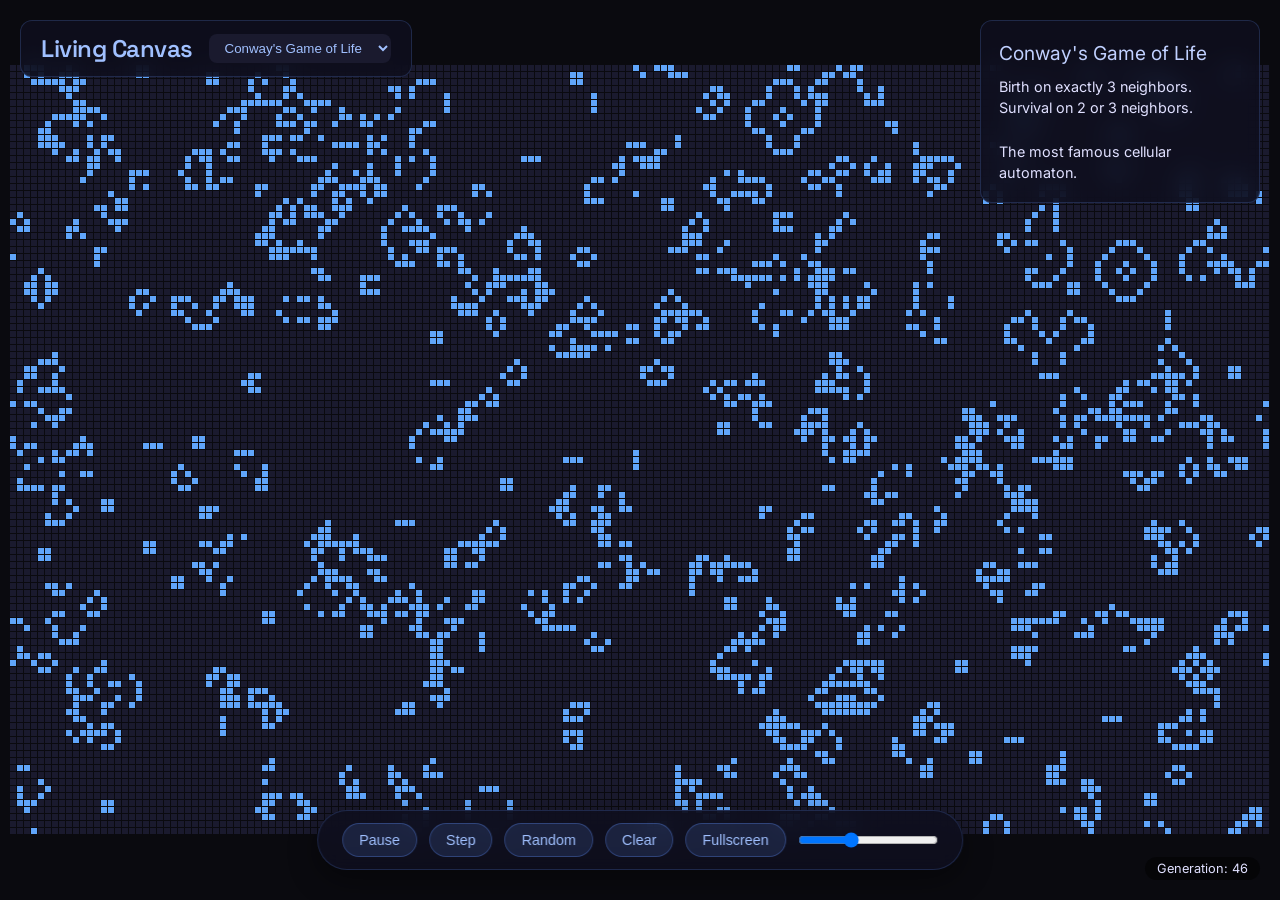
<file: screensavers/game of life/index.html>
<!DOCTYPE html>
<html lang="en">
<head>
    <meta charset="UTF-8">
    <meta name="viewport" content="width=device-width, initial-scale=1.0">
    <title>Living Canvas • Cellular Automata</title>
    <style>
        @import url('https://fonts.googleapis.com/css2?family=Inter:wght@400;500;600&family=Space+Grotesk:wght@500;600&display=swap');
        
        :root {
            --bg: #0a0a0f;
        }
        
        * {
            margin: 0;
            padding: 0;
            box-sizing: border-box;
        }
        
        body {
            background: var(--bg);
            color: #e0e0ff;
            font-family: 'Inter', system-ui, sans-serif;
            overflow: hidden;
            height: 100vh;
            width: 100vw;
        }
        
        canvas {
            display: block;
            image-rendering: pixelated;
        }
        
        .overlay {
            position: absolute;
            top: 0;
            left: 0;
            width: 100%;
            height: 100%;
            pointer-events: none;
        }
        
        .header {
            position: absolute;
            top: 20px;
            left: 20px;
            background: rgba(15, 15, 30, 0.85);
            padding: 12px 20px;
            border-radius: 12px;
            backdrop-filter: blur(12px);
            border: 1px solid rgba(100, 150, 255, 0.2);
            pointer-events: all;
            display: flex;
            align-items: center;
            gap: 16px;
            transition: opacity 0.4s;
        }
        
        .title {
            font-family: 'Space Grotesk', sans-serif;
            font-size: 1.5rem;
            font-weight: 600;
            letter-spacing: -0.5px;
            color: #a0c0ff;
        }
        
        .controls {
            position: absolute;
            bottom: 30px;
            left: 50%;
            transform: translateX(-50%);
            background: rgba(15, 15, 30, 0.9);
            padding: 12px 24px;
            border-radius: 9999px;
            backdrop-filter: blur(12px);
            border: 1px solid rgba(100, 150, 255, 0.2);
            display: flex;
            align-items: center;
            gap: 12px;
            pointer-events: all;
            box-shadow: 0 10px 30px rgba(0, 0, 0, 0.4);
        }
        
        button {
            background: rgba(100, 150, 255, 0.15);
            color: #a0c0ff;
            border: 1px solid rgba(100, 150, 255, 0.3);
            padding: 8px 16px;
            border-radius: 9999px;
            font-size: 0.9rem;
            cursor: pointer;
            transition: all 0.2s;
        }
        
        button:hover {
            background: rgba(100, 150, 255, 0.3);
            transform: translateY(-1px);
        }
        
        .info-panel {
            position: absolute;
            top: 20px;
            right: 20px;
            width: 280px;
            background: rgba(15, 15, 30, 0.85);
            padding: 18px;
            border-radius: 12px;
            backdrop-filter: blur(12px);
            border: 1px solid rgba(100, 150, 255, 0.2);
            pointer-events: all;
            font-size: 0.9rem;
            line-height: 1.5;
        }
        
        .rule-name {
            font-size: 1.2rem;
            margin-bottom: 8px;
            color: #c0d0ff;
        }
        
        .fade {
            animation: fadeOut 8s forwards;
        }
        
        @keyframes fadeOut {
            to { opacity: 0.1; }
        }
        
        .status {
            position: absolute;
            bottom: 20px;
            right: 20px;
            font-size: 0.8rem;
            background: rgba(0, 0, 0, 0.5);
            padding: 4px 12px;
            border-radius: 9999px;
        }
    </style>
</head>
<body>
    <canvas id="canvas"></canvas>
    
    <div class="overlay">
        <!-- Header -->
        <div class="header" id="header">
            <div class="title">Living Canvas</div>
            <select id="ruleset" style="background:#1a1a2e;color:#a0c0ff;border:none;padding:6px 12px;border-radius:8px;">
                <option value="0">Conway's Game of Life</option>
                <option value="1">Brian's Brain</option>
                <option value="2">Wireworld</option>
            </select>
        </div>
        
        <!-- Controls -->
        <div class="controls">
            <button id="playPause">Pause</button>
            <button id="step">Step</button>
            <button id="random">Random</button>
            <button id="clear">Clear</button>
            <button id="fullscreen">Fullscreen</button>
            <input type="range" id="speed" min="1" max="20" value="8" style="width:140px;">
        </div>
        
        <!-- Info Panel -->
        <div class="info-panel" id="infoPanel">
            <div class="rule-name" id="currentRule">Conway's Game of Life</div>
            <div id="ruleDesc">
                Birth on 3 neighbors.<br>
                Survival on 2 or 3 neighbors.<br><br>
                Classic emergent behavior.
            </div>
        </div>
        
        <!-- Status -->
        <div class="status" id="status">Generation: <span id="gen">0</span></div>
    </div>

    <script>
        const canvas = document.getElementById('canvas');
        const ctx = canvas.getContext('2d');
        
        let WIDTH = 180;
        let HEIGHT = 110;
        let CELL_SIZE = 6;
        let grid = [];
        let nextGrid = [];
        let generation = 0;
        let isRunning = true;
        let speed = 80; // ms per tick
        let currentRuleset = 0; // 0: Conway, 1: Brian's Brain, 2: Wireworld
        
        const rulesets = [
            {
                name: "Conway's Game of Life",
                desc: "Birth on exactly 3 neighbors.<br>Survival on 2 or 3 neighbors.<br><br>The most famous cellular automaton.",
                colorAlive: '#60a5fa',
                colorDead: '#1a1a2e'
            },
            {
                name: "Brian's Brain",
                desc: "3 states: Ready (white), Firing (blue), Refractory (dark).<br><br>Beautiful brain-like waves emerge.",
                colorAlive: '#60a5fa',   // firing
                colorDead: '#1a1a2e',    // ready
                colorRef: '#334155'      // refractory
            },
            {
                name: "Wireworld",
                desc: "Electrons travel along wires.<br>States: Empty, Wire, Head, Tail.<br><br>Simulates digital circuits.",
                colorWire: '#64748b',
                colorHead: '#f87171',
                colorTail: '#60a5fa'
            }
        ];
        
        function resize() {
            canvas.width = window.innerWidth;
            canvas.height = window.innerHeight;
            CELL_SIZE = Math.max(4, Math.floor(Math.min(canvas.width / WIDTH, canvas.height / HEIGHT)));
        }
        
        function initGrid() {
            grid = Array(HEIGHT).fill().map(() => Array(WIDTH).fill(0));
            nextGrid = Array(HEIGHT).fill().map(() => Array(WIDTH).fill(0));
        }
        
        function randomize() {
            for (let y = 0; y < HEIGHT; y++) {
                for (let x = 0; x < WIDTH; x++) {
                    if (currentRuleset === 0) {
                        grid[y][x] = Math.random() > 0.75 ? 1 : 0;
                    } else if (currentRuleset === 1) {
                        grid[y][x] = Math.random() > 0.85 ? 1 : 0; // firing seeds
                    } else {
                        grid[y][x] = Math.random() > 0.6 ? 1 : 0; // wire
                    }
                }
            }
            generation = 0;
        }
        
        function countNeighbors(x, y) {
            let count = 0;
            for (let dy = -1; dy <= 1; dy++) {
                for (let dx = -1; dx <= 1; dx++) {
                    if (dx === 0 && dy === 0) continue;
                    const nx = (x + dx + WIDTH) % WIDTH;
                    const ny = (y + dy + HEIGHT) % HEIGHT;
                    if (currentRuleset === 0 || currentRuleset === 2) {
                        count += grid[ny][nx] > 0 ? 1 : 0;
                    } else {
                        // Brian's Brain - count firing cells
                        count += (grid[ny][nx] === 1) ? 1 : 0;
                    }
                }
            }
            return count;
        }
        
        function updateGrid() {
            for (let y = 0; y < HEIGHT; y++) {
                for (let x = 0; x < WIDTH; x++) {
                    const neighbors = countNeighbors(x, y);
                    const cell = grid[y][x];
                    
                    if (currentRuleset === 0) { // Conway
                        if (cell === 0 && neighbors === 3) {
                            nextGrid[y][x] = 1;
                        } else if (cell === 1 && (neighbors === 2 || neighbors === 3)) {
                            nextGrid[y][x] = 1;
                        } else {
                            nextGrid[y][x] = 0;
                        }
                    } 
                    else if (currentRuleset === 1) { // Brian's Brain
                        if (cell === 0) { // ready
                            nextGrid[y][x] = (neighbors === 2) ? 1 : 0;
                        } else if (cell === 1) { // firing
                            nextGrid[y][x] = 2;
                        } else { // refractory
                            nextGrid[y][x] = 0;
                        }
                    } 
                    else { // Wireworld
                        if (cell === 0) { // empty
                            nextGrid[y][x] = 0;
                        } else if (cell === 1) { // wire
                            nextGrid[y][x] = 1;
                        } else if (cell === 2) { // head
                            nextGrid[y][x] = 3; // tail
                        } else if (cell === 3) { // tail
                            nextGrid[y][x] = 1; // wire
                        }
                        
                        // Head creation
                        if (cell === 1) {
                            let headNeighbors = 0;
                            for (let dy = -1; dy <= 1; dy++) {
                                for (let dx = -1; dx <= 1; dx++) {
                                    if (dx === 0 && dy === 0) continue;
                                    const nx = (x + dx + WIDTH) % WIDTH;
                                    const ny = (y + dy + HEIGHT) % HEIGHT;
                                    if (grid[ny][nx] === 2) headNeighbors++;
                                }
                            }
                            if (headNeighbors === 1 || headNeighbors === 2) {
                                nextGrid[y][x] = 2; // become head
                            }
                        }
                    }
                }
            }
            
            // Swap grids
            [grid, nextGrid] = [nextGrid, grid];
            generation++;
        }
        
        function draw() {
            ctx.fillStyle = '#0a0a0f';
            ctx.fillRect(0, 0, canvas.width, canvas.height);
            
            const offsetX = Math.floor((canvas.width - WIDTH * CELL_SIZE) / 2);
            const offsetY = Math.floor((canvas.height - HEIGHT * CELL_SIZE) / 2);
            
            for (let y = 0; y < HEIGHT; y++) {
                for (let x = 0; x < WIDTH; x++) {
                    const cell = grid[y][x];
                    let color = '#1a1a2e';
                    
                    if (currentRuleset === 0) { // Conway
                        color = cell ? rulesets[0].colorAlive : rulesets[0].colorDead;
                    } 
                    else if (currentRuleset === 1) { // Brian's Brain
                        if (cell === 1) color = '#60a5fa';
                        else if (cell === 2) color = '#475569';
                        else color = '#1a1a2e';
                    } 
                    else { // Wireworld
                        if (cell === 1) color = '#64748b';      // wire
                        else if (cell === 2) color = '#f87171';  // head
                        else if (cell === 3) color = '#60a5fa';  // tail
                    }
                    
                    ctx.fillStyle = color;
                    ctx.fillRect(
                        offsetX + x * CELL_SIZE, 
                        offsetY + y * CELL_SIZE, 
                        CELL_SIZE - 1, 
                        CELL_SIZE - 1
                    );
                }
            }
        }
        
        function gameLoop() {
            if (isRunning) {
                updateGrid();
            }
            draw();
            document.getElementById('gen').textContent = generation;
        }
        
        function setRuleset(index) {
            currentRuleset = index;
            document.getElementById('currentRule').textContent = rulesets[index].name;
            document.getElementById('ruleDesc').innerHTML = rulesets[index].desc;
            randomize();
        }
        
        // Event Listeners
        function setupControls() {
            document.getElementById('playPause').addEventListener('click', () => {
                isRunning = !isRunning;
                document.getElementById('playPause').textContent = isRunning ? 'Pause' : 'Play';
            });
            
            document.getElementById('step').addEventListener('click', () => {
                if (!isRunning) {
                    updateGrid();
                    draw();
                }
            });
            
            document.getElementById('random').addEventListener('click', randomize);
            
            document.getElementById('clear').addEventListener('click', () => {
                initGrid();
                generation = 0;
            });
            
            document.getElementById('fullscreen').addEventListener('click', () => {
                if (document.documentElement.requestFullscreen) {
                    document.documentElement.requestFullscreen();
                }
            });
            
            const speedSlider = document.getElementById('speed');
            speedSlider.addEventListener('input', () => {
                speed = 220 - (speedSlider.value * 10);
            });
            
            const rulesSelect = document.getElementById('ruleset');
            rulesSelect.addEventListener('change', (e) => {
                setRuleset(parseInt(e.target.value));
            });
            
            // Mouse drawing
            let isDrawing = false;
            canvas.addEventListener('mousedown', (e) => {
                isDrawing = true;
                paint(e);
            });
            
            canvas.addEventListener('mousemove', (e) => {
                if (isDrawing) paint(e);
            });
            
            window.addEventListener('mouseup', () => isDrawing = false);
            
            function paint(e) {
                const rect = canvas.getBoundingClientRect();
                const mx = e.clientX - rect.left;
                const my = e.clientY - rect.top;
                
                const offsetX = Math.floor((canvas.width - WIDTH * CELL_SIZE) / 2);
                const offsetY = Math.floor((canvas.height - HEIGHT * CELL_SIZE) / 2);
                
                const x = Math.floor((mx - offsetX) / CELL_SIZE);
                const y = Math.floor((my - offsetY) / CELL_SIZE);
                
                if (x >= 0 && x < WIDTH && y >= 0 && y < HEIGHT) {
                    if (currentRuleset === 1) {
                        grid[y][x] = 1; // fire
                    } else if (currentRuleset === 2) {
                        grid[y][x] = 2; // head
                    } else {
                        grid[y][x] = 1;
                    }
                }
            }
            
            // Keyboard
            document.addEventListener('keydown', (e) => {
                if (e.key === ' ') {
                    isRunning = !isRunning;
                    document.getElementById('playPause').textContent = isRunning ? 'Pause' : 'Play';
                    e.preventDefault();
                }
                if (e.key === 'r' || e.key === 'R') randomize();
                if (e.key === 'c' || e.key === 'C') {
                    initGrid();
                    generation = 0;
                }
            });
            
            // Auto-hide header after inactivity
            let timeout;
            function resetTimeout() {
                document.getElementById('header').style.opacity = 1;
                clearTimeout(timeout);
                timeout = setTimeout(() => {
                    document.getElementById('header').style.opacity = 0.15;
                }, 8000);
            }
            
            document.addEventListener('mousemove', resetTimeout);
            resetTimeout();
        }
        
        // Initialize
        function init() {
            resize();
            initGrid();
            randomize();
            setRuleset(0);
            setupControls();
            
            // Main loop
            setInterval(() => {
                gameLoop();
            }, 40); // smooth drawing
            
            // Simulation tick (variable speed)
            setInterval(() => {
                if (isRunning) {
                    updateGrid();
                }
            }, 60); // base tick rate, speed slider affects visual feel more
            
            // Periodic random boost
            setInterval(() => {
                if (Math.random() < 0.15 && isRunning) {
                    randomize();
                }
            }, 45000);
            
            window.addEventListener('resize', () => {
                resize();
            });
        }
        
        window.onload = init;
    </script>
</body>
</html>
</file>
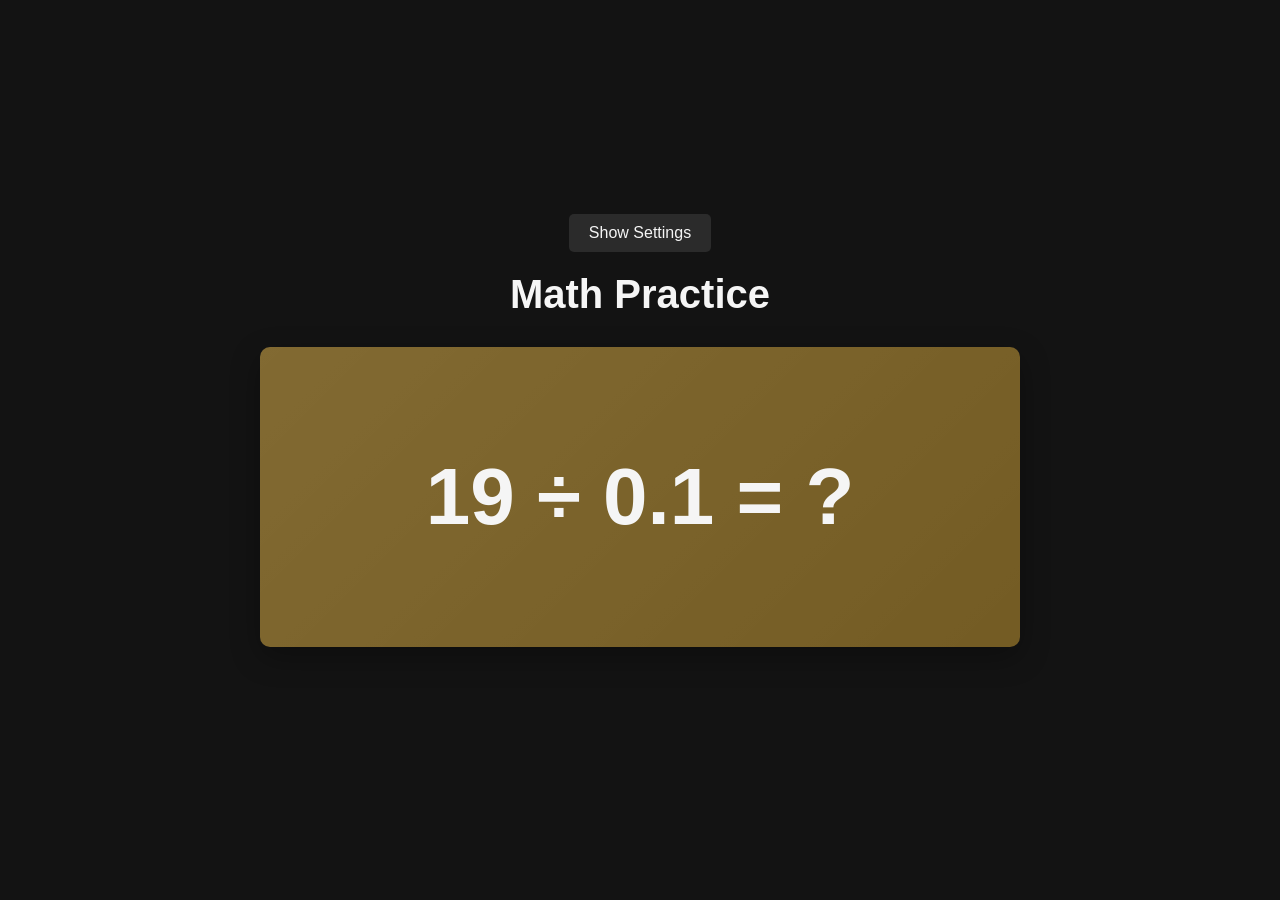
<file: screensavers/maths/index.html>
<!DOCTYPE html>
<html lang="en">
<head>
    <meta charset="UTF-8">
    <meta name="viewport" content="width=device-width, initial-scale=1.0">
    <title>🧮 Math Practice</title>
    <style>
        :root {
            --bg-dark: #131313;
            --text-light: #f5f5f5;
            --accent: #4a6fa5;
            --transition-speed: 0.3s;
        }

        * {
            margin: 0;
            padding: 0;
            box-sizing: border-box;
        }

        body {
            font-family: 'Segoe UI', Tahoma, Geneva, Verdana, sans-serif;
            background-color: var(--bg-dark);
            color: var(--text-light);
            display: flex;
            flex-direction: column;
            align-items: center;
            justify-content: center;
            min-height: 100vh;
            padding: 20px;
            transition: background-color var(--transition-speed) ease;
        }

        .container {
            width: 100%;
            max-width: 800px;
            text-align: center;
            padding: 20px;
        }

        h1 {
            margin-bottom: 30px;
            font-size: clamp(1.5rem, 5vw, 2.5rem);
            color: var(--text-light);
        }

        .settings-panel {
            background-color: rgba(255, 255, 255, 0.1);
            border-radius: 10px;
            padding: 20px;
            margin-bottom: 30px;
            backdrop-filter: blur(5px);
            transition: all var(--transition-speed) ease;
        }

        .settings-panel.hidden {
            transform: translateY(-20px);
            opacity: 0;
            height: 0;
            padding: 0;
            margin-bottom: 0;
            overflow: hidden;
        }

        .settings-group {
            display: flex;
            flex-direction: column;
            gap: 15px;
            margin-bottom: 20px;
        }

        .radio-group {
            display: flex;
            justify-content: center;
            gap: 20px;
            flex-wrap: wrap;
        }

        .radio-option {
            display: flex;
            align-items: center;
            gap: 8px;
        }

        label {
            font-size: 1.1rem;
            cursor: pointer;
        }

        input[type="radio"] {
            width: 18px;
            height: 18px;
            cursor: pointer;
        }

        input[type="number"] {
            background-color: rgba(255, 255, 255, 0.1);
            border: 1px solid rgba(255, 255, 255, 0.3);
            color: var(--text-light);
            padding: 12px 15px;
            border-radius: 5px;
            font-size: 1rem;
            width: 100px;
            text-align: center;
            transition: all var(--transition-speed) ease;
        }

        input[type="number"]:focus {
            outline: none;
            border-color: var(--accent);
            box-shadow: 0 0 0 2px rgba(74, 111, 165, 0.3);
        }

        .math-display {
            min-height: 300px;
            display: flex;
            flex-direction: column;
            align-items: center;
            justify-content: center;
            border-radius: 10px;
            padding: 40px;
            cursor: pointer;
            transition: all var(--transition-speed) ease;
            font-size: clamp(2rem, 10vw, 5rem);
            font-weight: bold;
            text-align: center;
            box-shadow: 0 10px 30px rgba(0, 0, 0, 0.3);
            position: relative;
            overflow: hidden;
        }

        .math-display::before {
            content: '';
            position: absolute;
            top: 0;
            left: 0;
            right: 0;
            bottom: 0;
            background: linear-gradient(135deg, rgba(255,255,255,0.1) 0%, rgba(255,255,255,0) 100%);
            z-index: -1;
        }

        .math-display:hover {
            transform: translateY(-5px);
            box-shadow: 0 15px 35px rgba(0, 0, 0, 0.4);
        }

        .math-display:active {
            transform: translateY(0);
        }

        .controls {
            margin-top: 30px;
            display: flex;
            flex-direction: column;
            gap: 15px;
            align-items: center;
        }

        .timer-display {
            font-size: 1.2rem;
            opacity: 0.8;
            margin-top: 10px;
        }

        .toggle-settings {
            background-color: rgba(255, 255, 255, 0.1);
            color: var(--text-light);
            border: none;
            border-radius: 5px;
            padding: 10px 20px;
            font-size: 1rem;
            cursor: pointer;
            transition: all var(--transition-speed) ease;
            margin-bottom: 20px;
        }

        .toggle-settings:hover {
            background-color: rgba(255, 255, 255, 0.2);
        }

        @media (max-width: 600px) {
            .math-display {
                padding: 30px 20px;
                min-height: 250px;
            }

            .radio-group {
                flex-direction: column;
                align-items: center;
                gap: 10px;
            }

            .settings-panel {
                padding: 15px;
            }
        }

        /* Animation classes */
        .fade-in {
            animation: fadeIn var(--transition-speed) ease-in;
        }

        .fade-out {
            animation: fadeOut var(--transition-speed) ease-out;
        }

        @keyframes fadeIn {
            from { opacity: 0; transform: scale(0.95); }
            to { opacity: 1; transform: scale(1); }
        }

        @keyframes fadeOut {
            from { opacity: 1; transform: scale(1); }
            to { opacity: 0; transform: scale(0.95); }
        }
    </style>
</head>
<body>
    <div class="container">
        <button class="toggle-settings" id="toggle-settings">Show Settings</button>
        
        <h1>Math Practice</h1>
        
        <div class="settings-panel hidden" id="settings-panel">
            <div class="settings-group">
                <label>Display Mode:</label>
                <div class="radio-group">
                    <div class="radio-option">
                        <input type="radio" id="manual-mode" name="display-mode" value="manual" checked>
                        <label for="manual-mode">Manual (click to advance)</label>
                    </div>
                    <div class="radio-option">
                        <input type="radio" id="auto-mode" name="display-mode" value="auto">
                        <label for="auto-mode">Automatic</label>
                    </div>
                </div>
            </div>
            
            <div class="settings-group" id="interval-group" style="display: none;">
                <label for="interval">Change interval (seconds):</label>
                <input type="number" id="interval" min="2" max="60" value="4">
            </div>
        </div>
        
        <div class="math-display" id="math-display"></div>
        
        <div class="controls">
            <div class="timer-display" id="timer-display"></div>
        </div>
    </div>

    <script>
        document.addEventListener('DOMContentLoaded', function() {
            // DOM elements
            const mathDisplay = document.getElementById('math-display');
            const manualModeRadio = document.getElementById('manual-mode');
            const autoModeRadio = document.getElementById('auto-mode');
            const intervalGroup = document.getElementById('interval-group');
            const intervalInput = document.getElementById('interval');
            const timerDisplay = document.getElementById('timer-display');
            const settingsPanel = document.getElementById('settings-panel');
            const toggleSettingsBtn = document.getElementById('toggle-settings');
            
            // State variables
            let currentProblem = null;
            let currentSolution = null;
            let isShowingProblem = true;
            let autoMode = false;
            let interval = 4; // seconds
            let timer = null;
            let countdown = 0;
            let settingsVisible = false;
            
            // Warm and cold color palettes
            const warmColors = [
                '#FF6B6B69', '#FFA07A69', '#FFD16669', '#F4A26169', '#E76F5169',
                '#EF476F69', '#FFC43D69', '#FF9F1C69', '#E6394669', '#F15BB569'
            ];
            
            const coldColors = [
                '#4ECDC469', '#1DD3B069', '#457B9D69', '#A8DADC69', '#06D6A069',
                '#118AB269', '#073B4C69', '#3A86FF69', '#4361EE69', '#4895EF69'
            ];
            
            // Event listeners
            manualModeRadio.addEventListener('change', toggleMode);
            autoModeRadio.addEventListener('change', toggleMode);
            intervalInput.addEventListener('change', updateInterval);
            mathDisplay.addEventListener('click', handleDisplayClick);
            toggleSettingsBtn.addEventListener('click', toggleSettings);
            
            // Initialize
            generateNewProblem();
            updateDisplay();
            
            // Functions
            function toggleSettings() {
                settingsVisible = !settingsVisible;
                settingsPanel.classList.toggle('hidden');
                toggleSettingsBtn.textContent = settingsVisible ? 'Hide Settings' : 'Show Settings';
            }
            
            function toggleMode() {
                autoMode = autoModeRadio.checked;
                intervalGroup.style.display = autoMode ? 'block' : 'none';
                
                if (autoMode) {
                    startAutoMode();
                } else {
                    stopAutoMode();
                }
            }
            
            function updateInterval() {
                interval = parseInt(intervalInput.value) || 4;
                if (autoMode) {
                    stopAutoMode();
                    startAutoMode();
                }
            }
            
            function startAutoMode() {
                stopAutoMode();
                countdown = interval;
                updateTimerDisplay();
                timer = setInterval(handleAutoModeTick, 1000);
            }
            
            function stopAutoMode() {
                if (timer) {
                    clearInterval(timer);
                    timer = null;
                }
                timerDisplay.textContent = '';
            }
            
            function handleAutoModeTick() {
                countdown--;
                updateTimerDisplay();
                
                if (countdown <= 0) {
                    if (isShowingProblem) {
                        // Switch to solution for half the interval
                        isShowingProblem = false;
                        countdown = Math.max(1, Math.floor(interval / 2));
                    } else {
                        // Switch to new problem
                        isShowingProblem = true;
                        generateNewProblem();
                        countdown = interval;
                    }
                    updateDisplay();
                }
            }
            
            function updateTimerDisplay() {
                if (autoMode) {
                    const displayText = isShowingProblem ? 'Next solution in' : 'Next problem in';
                    timerDisplay.textContent = `${displayText}: ${countdown}s`;
                }
            }
            
            function handleDisplayClick() {
                if (!autoMode) {
                    if (isShowingProblem) {
                        isShowingProblem = false;
                    } else {
                        isShowingProblem = true;
                        generateNewProblem();
                    }
                    updateDisplay();
                }
            }
            
            function generateNewProblem() {
                // Randomly decide whether to create a multiplication or division problem (50/50 chance)
                const problemType = Math.random() < 0.5 ? 'multiplication' : 'division';
                
                if (problemType === 'multiplication') {
                    // =====================================
                    // MULTIPLICATION PROBLEM GENERATION
                    // =====================================
                    
                    // Generate first factor (1-20)
                    const factor1 = Math.floor(Math.random() * 20) + 1;
                    // Generate second factor (1-20)
                    let factor2 = Math.floor(Math.random() * 20) + 1;
                    
                    // 50% chance to make the second factor a decimal (0.1 to 0.9)
                    if (Math.random() < 0.5) {
                        // Generate random integer 1-9
                        factor2 = Math.floor(Math.random() * 9) + 1;
                        // Convert to decimal (0.1 to 0.9)
                        factor2 = factor2 / 10;
                    }
                    
                    // Create the problem string
                    currentProblem = `${factor1} × ${factor2} = ?`;
                    // Calculate solution and format to 1 decimal place
                    currentSolution = (factor1 * factor2).toFixed(1);
                    
                    // Clean up solution if it's a whole number (remove .0)
                    if (currentSolution.endsWith('.0')) {
                        currentSolution = currentSolution.slice(0, -2);
                    }
                } else {
                    // =====================================
                    // DIVISION PROBLEM GENERATION
                    // =====================================
                    
                    // Generate divisor (1-20)
                    let divisor = Math.floor(Math.random() * 20) + 1;
                    // Generate dividend (1-20)
                    let dividend = Math.floor(Math.random() * 20) + 1;
                    
                    // 50% chance to make the divisor a decimal (0.1 to 0.9)
                    if (Math.random() < 0.5) {
                        // Generate random integer 1-9
                        divisor = Math.floor(Math.random() * 9) + 1;
                        // Convert to decimal (0.1 to 0.9)
                        divisor = divisor / 10;
                    }
                    
                    // Calculate the raw result
                    let result = dividend / divisor;
                    // Round to 1 decimal place to ensure simple solutions
                    currentSolution = Math.round(result * 10) / 10;
                    
                    // Additional check for repeating decimals that might have been rounded to multiple decimal places
                    if (currentSolution.toString().split('.')[1]?.length > 1) {
                        // Force to 1 decimal place if needed
                        currentSolution = currentSolution.toFixed(1);
                    }
                    
                    // Create the problem string
                    currentProblem = `${dividend} ÷ ${divisor} = ?`;
                    
                    // Clean up solution if it's a whole number (remove .0)
                    if (currentSolution.toString().endsWith('.0')) {
                        currentSolution = currentSolution.toString().slice(0, -2);
                    }
                }
            }
            
            function updateDisplay() {
                // Add fade-out animation
                mathDisplay.classList.add('fade-out');
                
                setTimeout(() => {
                    // Update content after fade-out
                    if (isShowingProblem) {
                        mathDisplay.textContent = currentProblem;
                        // Set random warm color
                        const randomWarmColor = warmColors[Math.floor(Math.random() * warmColors.length)];
                        mathDisplay.style.backgroundColor = randomWarmColor;
                    } else {
                        mathDisplay.textContent = currentSolution;
                        // Set random cold color
                        const randomColdColor = coldColors[Math.floor(Math.random() * coldColors.length)];
                        mathDisplay.style.backgroundColor = randomColdColor;
                    }
                    
                    // Remove fade-out and add fade-in
                    mathDisplay.classList.remove('fade-out');
                    mathDisplay.classList.add('fade-in');
                    
                    // Remove fade-in after animation completes
                    setTimeout(() => {
                        mathDisplay.classList.remove('fade-in');
                    }, 300);
                }, 300);
            }
        });
    </script>
</body>
</html>
</file>
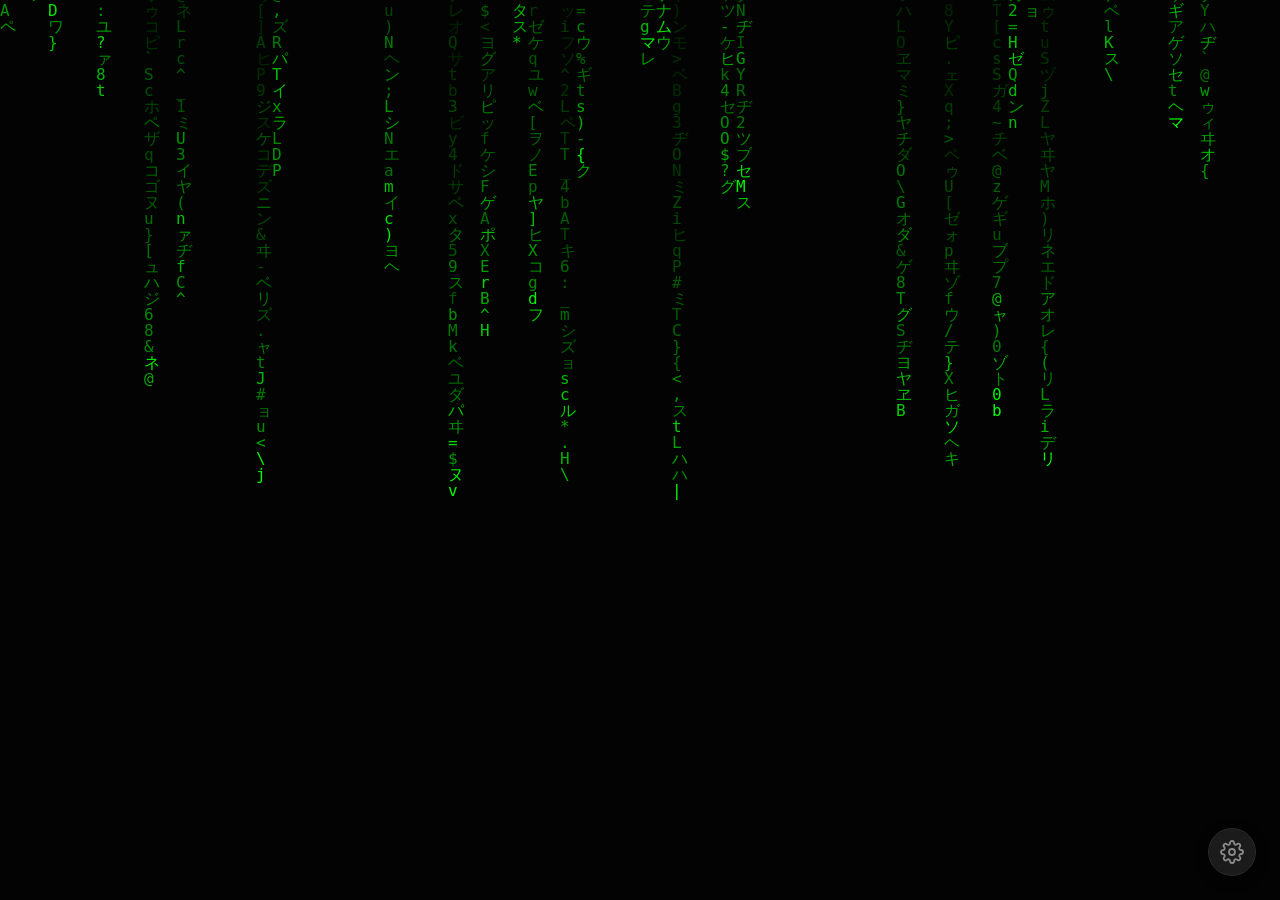
<file: screensavers/matrix/index.html>
<!DOCTYPE html>
<html>
<head>
<title>Matrix Code Rain</title>
<link rel="preconnect" href="https://fonts.googleapis.com">
<link rel="preconnect" href="https://fonts.gstatic.com" crossorigin>
<link href="https://fonts.googleapis.com/css2?family=Syne:wght@400;600;700&family=DM+Mono:wght@400;500&display=swap" rel="stylesheet">
<style>
    :root{
        --bg:#131313;
        --panel:#1b1b1b;
        --border:#2a2a2a;
        --orange:#ffa238;
        --blue:#6babff;
        --text:#e8e8e8;
        --muted:#8a8a8a;
    }
    *{box-sizing:border-box;}
    body {
        margin: 0;
        padding: 0;
        overflow: hidden;
        background-color: var(--bg);
        font-family: 'Courier New', monospace;
    }
    canvas {
        display: block;
    }

    /* Settings cog */
    .cog-btn{
        position:fixed;
        bottom:24px;
        right:24px;
        width:48px;
        height:48px;
        border-radius:50%;
        background:var(--panel);
        border:1px solid var(--border);
        display:flex;
        align-items:center;
        justify-content:center;
        cursor:pointer;
        z-index:10;
        transition:transform .3s ease, border-color .2s ease, box-shadow .2s ease;
        box-shadow:0 4px 14px rgba(0,0,0,.4);
    }
    .cog-btn:hover{
        border-color:var(--orange);
        box-shadow:0 4px 18px rgba(255,162,56,.25);
    }
    .cog-btn.open{
        transform:rotate(90deg);
    }
    .cog-btn svg{
        width:24px;
        height:24px;
        stroke:var(--muted);
        transition:stroke .2s ease;
    }
    .cog-btn:hover svg{
        stroke:var(--orange);
    }

    /* Settings panel */
    .panel{
        position:fixed;
        bottom:84px;
        right:24px;
        width:230px;
        background:var(--panel);
        border:1px solid var(--border);
        border-radius:12px;
        padding:18px;
        z-index:10;
        opacity:0;
        transform:translateY(12px) scale(.97);
        pointer-events:none;
        transition:opacity .2s ease, transform .2s ease;
        box-shadow:0 8px 30px rgba(0,0,0,.5);
    }
    .panel.open{
        opacity:1;
        transform:translateY(0) scale(1);
        pointer-events:auto;
    }
    .panel h3{
        margin:0 0 12px;
        font-family:'Syne', sans-serif;
        font-weight:700;
        font-size:13px;
        letter-spacing:.08em;
        text-transform:uppercase;
        color:var(--text);
    }
    .swatch-grid{
        display:grid;
        grid-template-columns:repeat(5, 1fr);
        gap:10px;
        margin-bottom:12px;
    }
    .swatch{
        width:32px;
        height:32px;
        border-radius:8px;
        cursor:pointer;
        border:2px solid transparent;
        transition:transform .15s ease, border-color .15s ease;
        position:relative;
    }
    .swatch:hover{
        transform:scale(1.08);
    }
    .swatch.active{
        border-color:#fff;
    }
    .chaos-btn{
        width:100%;
        padding:10px;
        border-radius:8px;
        border:1px solid var(--border);
        background:linear-gradient(90deg, #ff4d4d, #ffa238, #ffe95c, #4dff88, #4dc3ff, #a24dff, #ff4d9e);
        background-size:300% 100%;
        animation:chaos-shift 4s linear infinite;
        color:#0a0a0a;
        font-family:'DM Mono', monospace;
        font-weight:500;
        font-size:12px;
        text-transform:uppercase;
        letter-spacing:.06em;
        cursor:pointer;
        transition:transform .15s ease, box-shadow .15s ease;
    }
    .chaos-btn:hover{
        transform:scale(1.02);
        box-shadow:0 0 16px rgba(255,162,56,.35);
    }
    .chaos-btn.active{
        box-shadow:0 0 0 2px #fff inset;
    }
    @keyframes chaos-shift{
        0%{background-position:0% 50%;}
        100%{background-position:300% 50%;}
    }
    .label{
        font-family:'DM Mono', monospace;
        font-size:10px;
        color:var(--muted);
        margin:0 0 8px;
        text-transform:uppercase;
        letter-spacing:.06em;
    }
</style>
</head>
<body>
<canvas id="matrix"></canvas>

<div class="cog-btn" id="cogBtn" title="Settings">
    <svg viewBox="0 0 24 24" fill="none" stroke-width="1.8" stroke-linecap="round" stroke-linejoin="round">
        <circle cx="12" cy="12" r="3"></circle>
        <path d="M19.4 15a1.65 1.65 0 0 0 .33 1.82l.06.06a2 2 0 1 1-2.83 2.83l-.06-.06a1.65 1.65 0 0 0-1.82-.33 1.65 1.65 0 0 0-1 1.51V21a2 2 0 0 1-4 0v-.09A1.65 1.65 0 0 0 9 19.4a1.65 1.65 0 0 0-1.82.33l-.06.06a2 2 0 1 1-2.83-2.83l.06-.06a1.65 1.65 0 0 0 .33-1.82 1.65 1.65 0 0 0-1.51-1H3a2 2 0 0 1 0-4h.09A1.65 1.65 0 0 0 4.6 9a1.65 1.65 0 0 0-.33-1.82l-.06-.06a2 2 0 1 1 2.83-2.83l.06.06a1.65 1.65 0 0 0 1.82.33H9a1.65 1.65 0 0 0 1-1.51V3a2 2 0 0 1 4 0v.09a1.65 1.65 0 0 0 1 1.51 1.65 1.65 0 0 0 1.82-.33l.06-.06a2 2 0 1 1 2.83 2.83l-.06.06a1.65 1.65 0 0 0-.33 1.82V9a1.65 1.65 0 0 0 1.51 1H21a2 2 0 0 1 0 4h-.09a1.65 1.65 0 0 0-1.51 1z"></path>
    </svg>
</div>

<div class="panel" id="panel">
    <h3>Rain Colour</h3>
    <p class="label">Presets</p>
    <div class="swatch-grid" id="swatchGrid"></div>
    <p class="label">Special</p>
    <div class="chaos-btn" id="chaosBtn">Chaos Mode</div>
</div>

<script>
    // ---------- Matrix rain ----------
    const chars = "アァカサタナハマヤャラワガザダバパイィキシチニヒミリヰギジヂビピウゥクスツヌフムユュルグズブヅプエェケセテネヘメレヱゲゼデベペオォコソトノホモヨョロヲゴゾドボポヴッン0123456789ABCDEFGHIJKLMNOPQRSTUVWXYZabcdefghijklmnopqrstuvwxyz#$%&()*+,-./:;<=>?@[\\]^_`{|}~";

    const canvas = document.getElementById('matrix');
    const ctx = canvas.getContext('2d');

    canvas.width = window.innerWidth;
    canvas.height = window.innerHeight;

    const fontSize = 16;
    let columns = Math.floor(canvas.width / fontSize);

    let drops = [];
    function initDrops(){
        columns = Math.floor(canvas.width / fontSize);
        drops = [];
        for (let i = 0; i < columns; i++) {
            drops[i] = Math.floor(Math.random() * -100) - 1;
        }
    }
    initDrops();

    // Colour presets: each is a small shade palette for organic variation,
    // except Chaos which is handled separately per-character.
    const presets = {
        green:  { name: 'Matrix Green', swatch: '#00FF00', shades: ['#00FF00', '#00CC00', '#009900', '#00AA00', '#00BB00'] },
        orange: { name: 'Amber',        swatch: '#ffa238', shades: ['#ffa238', '#ff8c00', '#e67e00', '#ffb85c', '#cc7000'] },
        blue:   { name: 'Cyberblue',    swatch: '#6babff', shades: ['#6babff', '#3d8bff', '#8fc0ff', '#2a6fdb', '#a9d0ff'] },
        red:    { name: 'Blood',        swatch: '#ff3b3b', shades: ['#ff3b3b', '#cc0000', '#ff6b6b', '#990000', '#e01d1d'] },
        purple: { name: 'Nightshade',   swatch: '#a24dff', shades: ['#a24dff', '#7b2ff7', '#c084fc', '#5b1bb0', '#d4a7ff'] },
        pink:   { name: 'Synthwave',    swatch: '#ff4da6', shades: ['#ff4da6', '#ff2d95', '#ff8cc6', '#cc1d75', '#ffb3dd'] },
        cyan:   { name: 'Terminal',     swatch: '#4dffe0', shades: ['#4dffe0', '#00e6b8', '#8fffea', '#00b894', '#b2fff0'] },
        gold:   { name: 'Gilded',       swatch: '#ffd54d', shades: ['#ffd54d', '#e6b800', '#fff0a3', '#b38f00', '#ffe07a'] },
        white:  { name: 'Ghost',        swatch: '#f4f4f4', shades: ['#ffffff', '#dcdcdc', '#f4f4f4', '#c0c0c0', '#eaeaea'] }
    };

    let mode = 'green';   // current preset key, or 'chaos'
    const STORAGE_KEY = 'matrixRainColour';

    function randomHue(){
        // Full random RGB, keeping it reasonably bright/saturated
        const h = Math.floor(Math.random() * 360);
        const s = 70 + Math.random() * 30;
        const l = 45 + Math.random() * 25;
        return `hsl(${h.toFixed(0)}, ${s.toFixed(0)}%, ${l.toFixed(0)}%)`;
    }

    function currentFillStyle(){
        if (mode === 'chaos') return randomHue();
        const shades = presets[mode].shades;
        return shades[Math.floor(Math.random() * shades.length)];
    }

    function draw() {
        ctx.fillStyle = 'rgba(0, 0, 0, 0.05)';
        ctx.fillRect(0, 0, canvas.width, canvas.height);

        for (let i = 0; i < drops.length; i++) {
            const text = chars[Math.floor(Math.random() * chars.length)];

            ctx.fillStyle = currentFillStyle();

            ctx.fillText(text, i * fontSize, drops[i] * fontSize);

            if (drops[i] * fontSize > canvas.height && Math.random() > 0.975) {
                drops[i] = 0;
            }

            drops[i]++;
        }
    }

    ctx.font = fontSize + 'px monospace';
    setInterval(draw, 33);

    window.addEventListener('resize', () => {
        canvas.width = window.innerWidth;
        canvas.height = window.innerHeight;
        initDrops();
    });

    // ---------- Settings UI ----------
    const cogBtn = document.getElementById('cogBtn');
    const panel = document.getElementById('panel');
    const swatchGrid = document.getElementById('swatchGrid');
    const chaosBtn = document.getElementById('chaosBtn');

    Object.keys(presets).forEach(key => {
        const p = presets[key];
        const el = document.createElement('div');
        el.className = 'swatch';
        el.style.background = p.swatch;
        el.title = p.name;
        el.dataset.key = key;
        el.addEventListener('click', () => setMode(key));
        swatchGrid.appendChild(el);
    });

    chaosBtn.addEventListener('click', () => setMode('chaos'));

    function refreshActiveStates(){
        document.querySelectorAll('.swatch').forEach(s => {
            s.classList.toggle('active', mode === s.dataset.key);
        });
        chaosBtn.classList.toggle('active', mode === 'chaos');
    }

    function setMode(key){
        mode = key;
        localStorage.setItem(STORAGE_KEY, key);
        refreshActiveStates();
    }

    // Restore saved preference
    const saved = localStorage.getItem(STORAGE_KEY);
    if (saved && (presets[saved] || saved === 'chaos')) {
        mode = saved;
    }
    refreshActiveStates();

    cogBtn.addEventListener('click', () => {
        cogBtn.classList.toggle('open');
        panel.classList.toggle('open');
    });

    document.addEventListener('click', (e) => {
        if (!panel.contains(e.target) && !cogBtn.contains(e.target)) {
            panel.classList.remove('open');
            cogBtn.classList.remove('open');
        }
    });
</script>
</body>
</html>
</file>
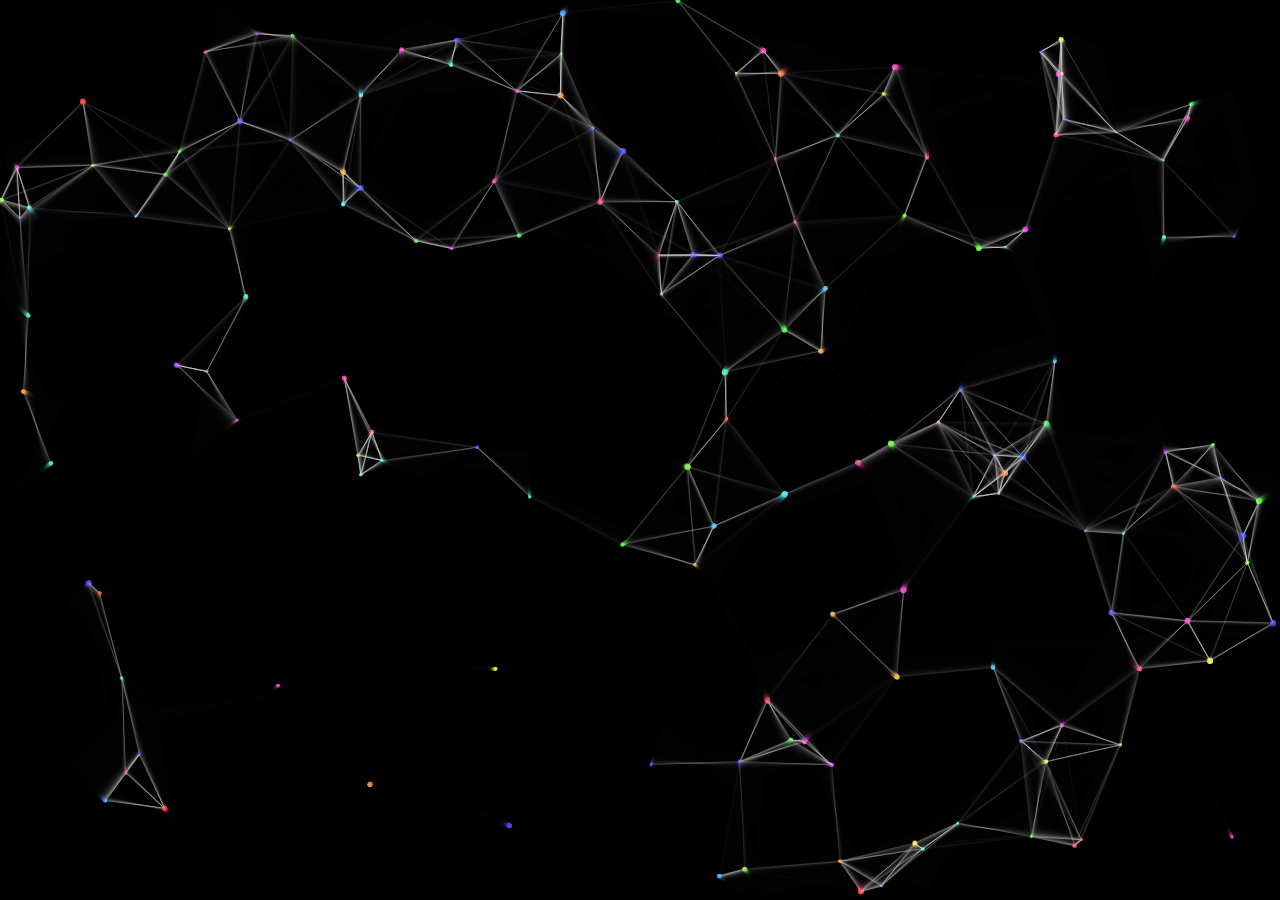
<file: screensavers/particles/index.html>
<!DOCTYPE html>
<html lang="en">
<head>
<meta charset="UTF-8">
<meta name="viewport" content="width=device-width, initial-scale=1.0">
<title>⚪ Particle Screensaver</title>
<style>
    html, body {
        margin: 0;
        padding: 0;
        overflow: hidden;
        height: 100%;
        background: #000;
    }
    canvas {
        display: block;
    }
</style>
</head>
<body>
<canvas id="canvas"></canvas>

<script>
const canvas = document.getElementById('canvas');
const ctx = canvas.getContext('2d');

let width = canvas.width = window.innerWidth;
let height = canvas.height = window.innerHeight;

window.addEventListener('resize', () => {
    width = canvas.width = window.innerWidth;
    height = canvas.height = window.innerHeight;
});

// Particle properties
const particleCount = 150;
const particles = [];

class Particle {
    constructor() {
        this.reset();
    }

    reset() {
        this.x = Math.random() * width;
        this.y = Math.random() * height;
        this.vx = (Math.random() - 0.5) * 1.5;
        this.vy = (Math.random() - 0.5) * 1.5;
        this.size = Math.random() * 2 + 1;
        this.color = `hsl(${Math.random() * 360}, 80%, 60%)`;
    }

    update() {
        this.x += this.vx;
        this.y += this.vy;

        // Bounce off edges
        if (this.x < 0 || this.x > width) this.vx *= -1;
        if (this.y < 0 || this.y > height) this.vy *= -1;
    }

    draw() {
        ctx.beginPath();
        ctx.arc(this.x, this.y, this.size, 0, Math.PI * 2);
        ctx.fillStyle = this.color;
        ctx.fill();
    }
}

// Create particles
for (let i = 0; i < particleCount; i++) {
    particles.push(new Particle());
}

// Draw lines between close particles
function connectParticles() {
    for (let i = 0; i < particleCount; i++) {
        for (let j = i + 1; j < particleCount; j++) {
            const dx = particles[i].x - particles[j].x;
            const dy = particles[i].y - particles[j].y;
            const distance = Math.sqrt(dx*dx + dy*dy);
            if (distance < 120) {
                ctx.strokeStyle = `rgba(255,255,255,${1 - distance / 120})`;
                ctx.lineWidth = 0.5;
                ctx.beginPath();
                ctx.moveTo(particles[i].x, particles[i].y);
                ctx.lineTo(particles[j].x, particles[j].y);
                ctx.stroke();
            }
        }
    }
}

function animate() {
    // Clear canvas with slight opacity to create trails
    ctx.fillStyle = 'rgba(0, 0, 0, 0.2)';
    ctx.fillRect(0, 0, width, height);

    particles.forEach(p => {
        p.update();
        p.draw();
    });

    connectParticles();
    requestAnimationFrame(animate);
}

animate();
</script>
</body>
</html>
</file>
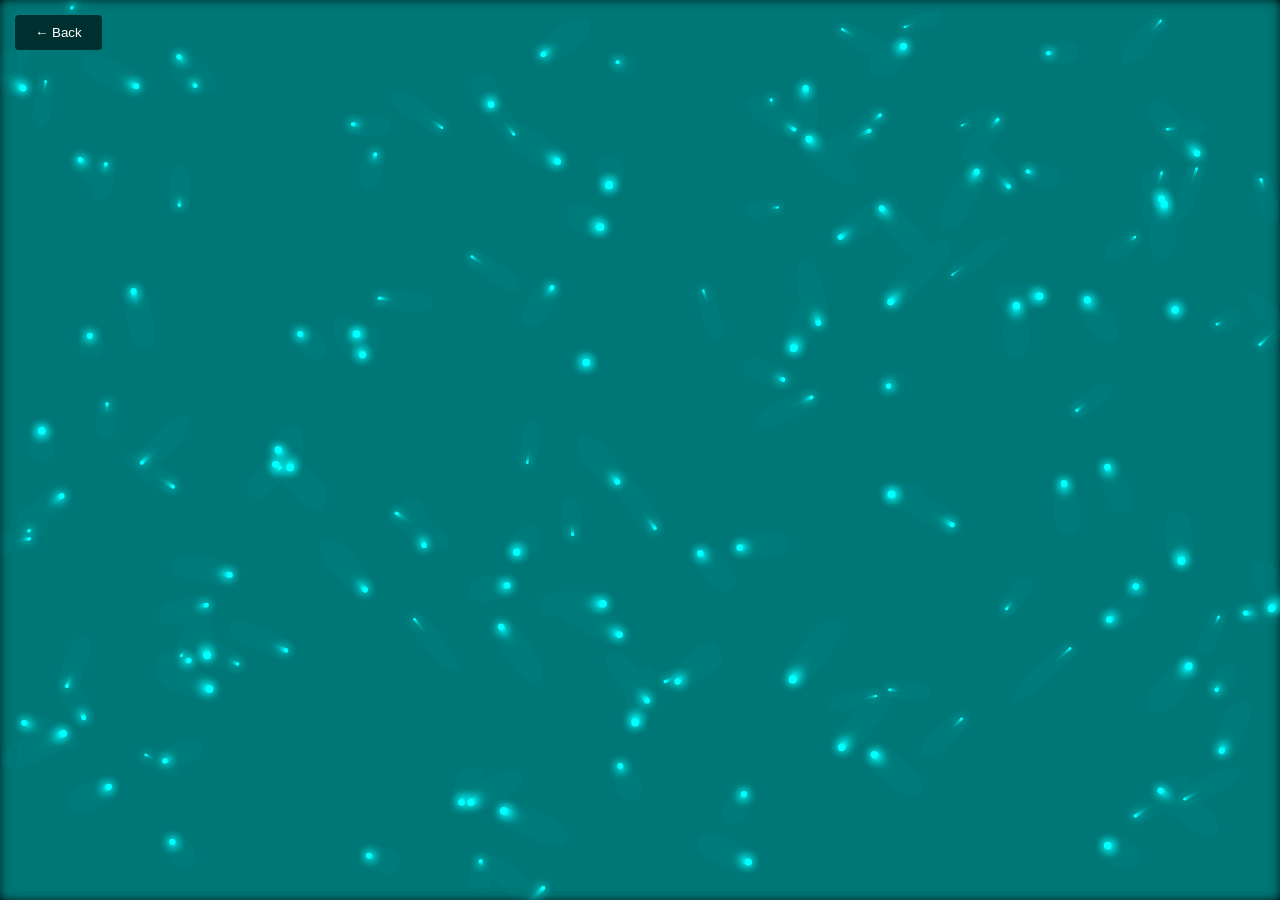
<file: screensavers/wireworld/index.html>
<!DOCTYPE html>
<html lang="en">
<head>
  <meta charset="UTF-8">
  <meta name="viewport" content="width=device-width, initial-scale=1.0">
  <title>Particle Field</title>
  <style>
    body { margin:0; overflow:hidden; background:#000; }
    canvas { display:block; }
    .back { position:absolute; top:15px; left:15px; padding:10px 20px; background:rgba(0,0,0,0.6); color:white; border:none; border-radius:4px; cursor:pointer; z-index:10; }
  </style>
</head>
<body>
  <button class="back" onclick="history.back()">← Back</button>
  <canvas id="c"></canvas>

  <script>
    const canvas = document.getElementById('c');
    const ctx = canvas.getContext('2d');
    let particles = [];

    class Particle {
      constructor() { this.reset(); }
      reset() {
        this.x = Math.random() * canvas.width;
        this.y = Math.random() * canvas.height;
        this.size = Math.random() * 3 + 1;
        this.speedX = Math.random() * 2 - 1;
        this.speedY = Math.random() * 2 - 1;
      }
      update() {
        this.x += this.speedX;
        this.y += this.speedY;
        if (this.x < 0 || this.x > canvas.width) this.speedX *= -1;
        if (this.y < 0 || this.y > canvas.height) this.speedY *= -1;
      }
      draw() {
        ctx.fillStyle = '#00ffff';
        ctx.shadowBlur = 10;
        ctx.shadowColor = '#00ffff';
        ctx.beginPath();
        ctx.arc(this.x, this.y, this.size, 0, Math.PI*2);
        ctx.fill();
      }
    }

    function resize() {
      canvas.width = window.innerWidth;
      canvas.height = window.innerHeight;
    }

    function animate() {
      ctx.fillStyle = 'rgba(0,0,0,0.1)';
      ctx.fillRect(0, 0, canvas.width, canvas.height);
      particles.forEach(p => { p.update(); p.draw(); });
      requestAnimationFrame(animate);
    }

    window.addEventListener('resize', resize);
    resize();
    for (let i = 0; i < 150; i++) particles.push(new Particle());
    animate();

    document.addEventListener('click', () => document.documentElement.requestFullscreen?.(), { once: true });
  </script>
</body>
</html>
</file>
<file: style.css>
* { margin:0; padding:0; box-sizing:border-box; }
body {
  background: #0a0a0a;
  color: #eee;
  font-family: 'Segoe UI', system-ui, sans-serif;
  min-height: 100vh;
  padding: 2rem;
}

header {
  text-align: center;
  margin-bottom: 3rem;
}
header h1 { font-size: 3rem; }

.grid {
  display: grid;
  grid-template-columns: repeat(auto-fit, minmax(280px, 1fr));
  gap: 2rem;
  max-width: 1200px;
  margin: 0 auto;
}

.card {
  background: #111;
  border-radius: 12px;
  padding: 1.5rem;
  cursor: pointer;
  transition: all 0.3s ease;
  border: 1px solid #333;
}
.card:hover {
  transform: translateY(-8px);
  box-shadow: 0 20px 40px rgba(0, 255, 100, 0.1);
  border-color: #0f0;
}

.preview {
  height: 160px;
  background: #1a1a1a;
  border-radius: 8px;
  margin-bottom: 1.5rem;
  display: flex;
  align-items: center;
  justify-content: center;
  font-size: 4.5rem;
}

.card h2 { color: #0f0; margin-bottom: 0.5rem; }

button {
  margin-top: 1rem;
  width: 100%;
  padding: 12px;
  background: #0a0;
  color: white;
  border: none;
  border-radius: 6px;
  font-size: 1rem;
  cursor: pointer;
}

footer {
  text-align: center;
  margin-top: 4rem;
  color: #666;
}
</file>
